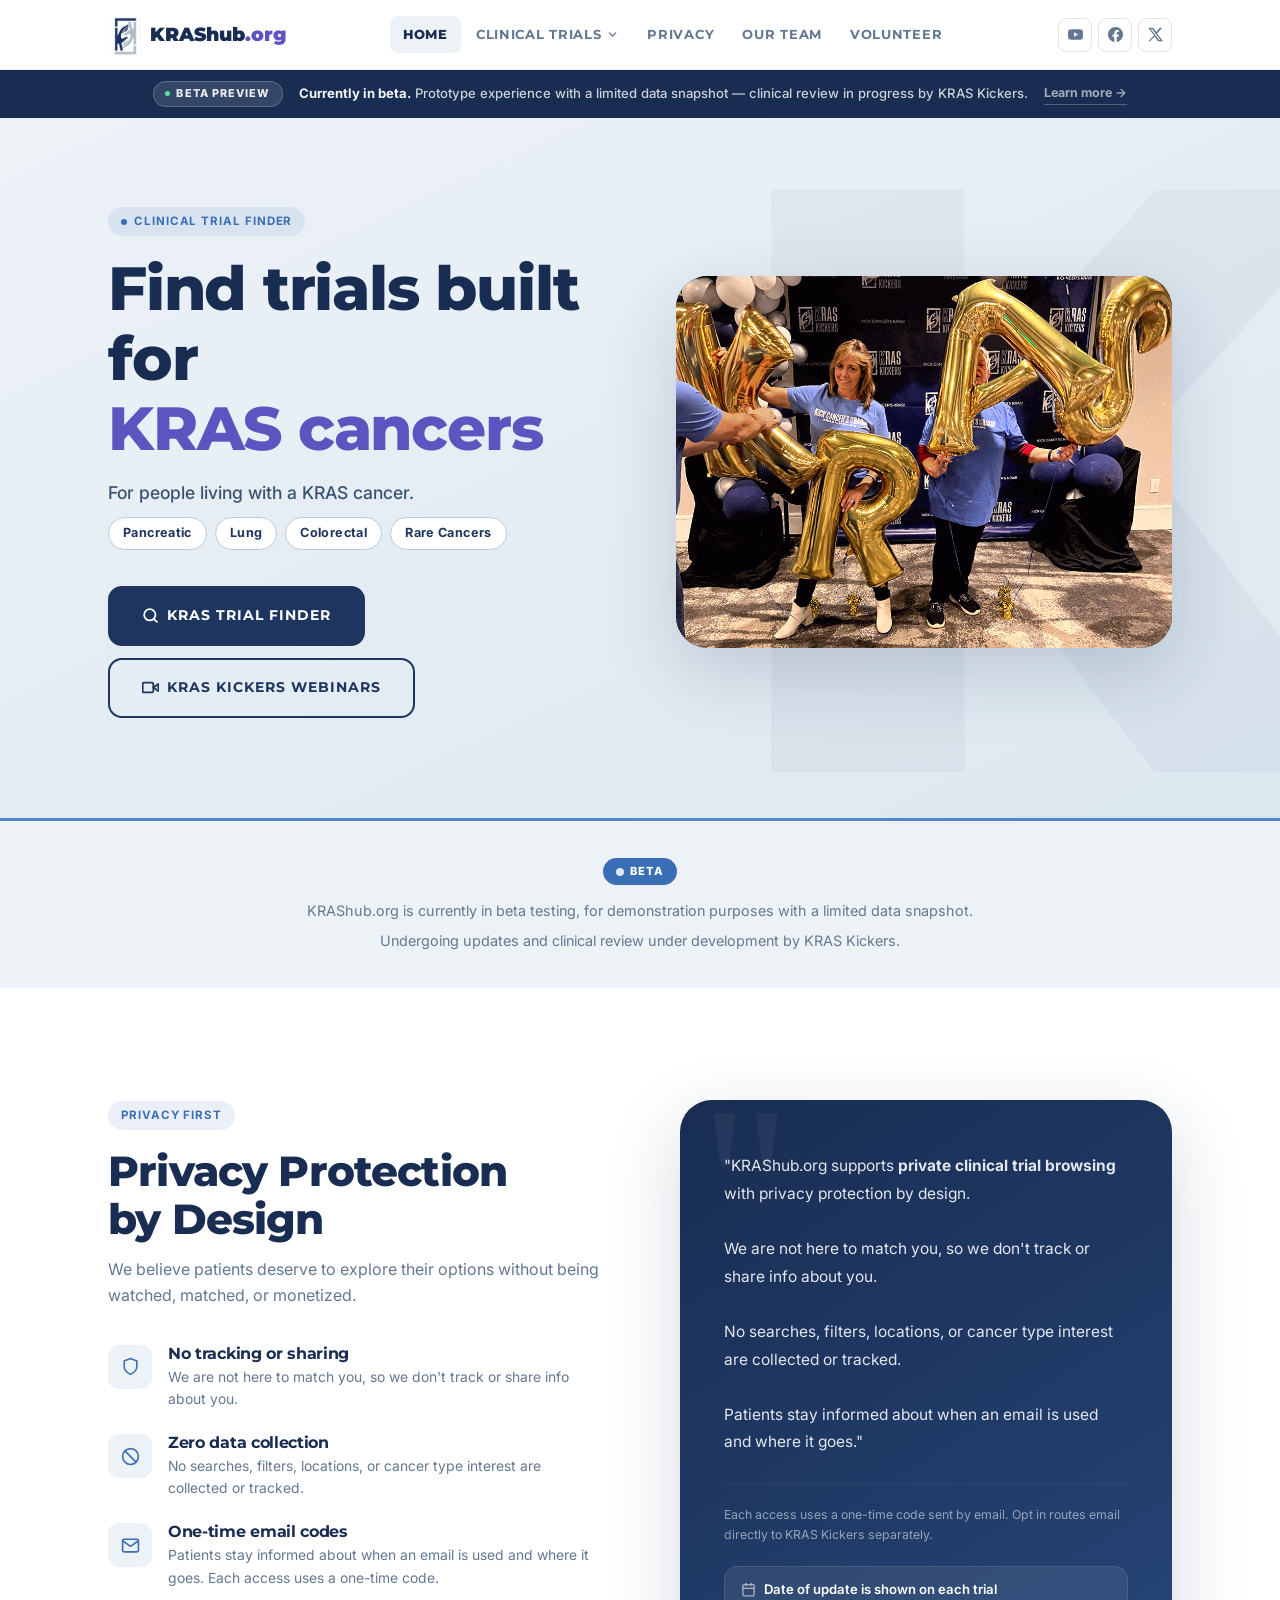
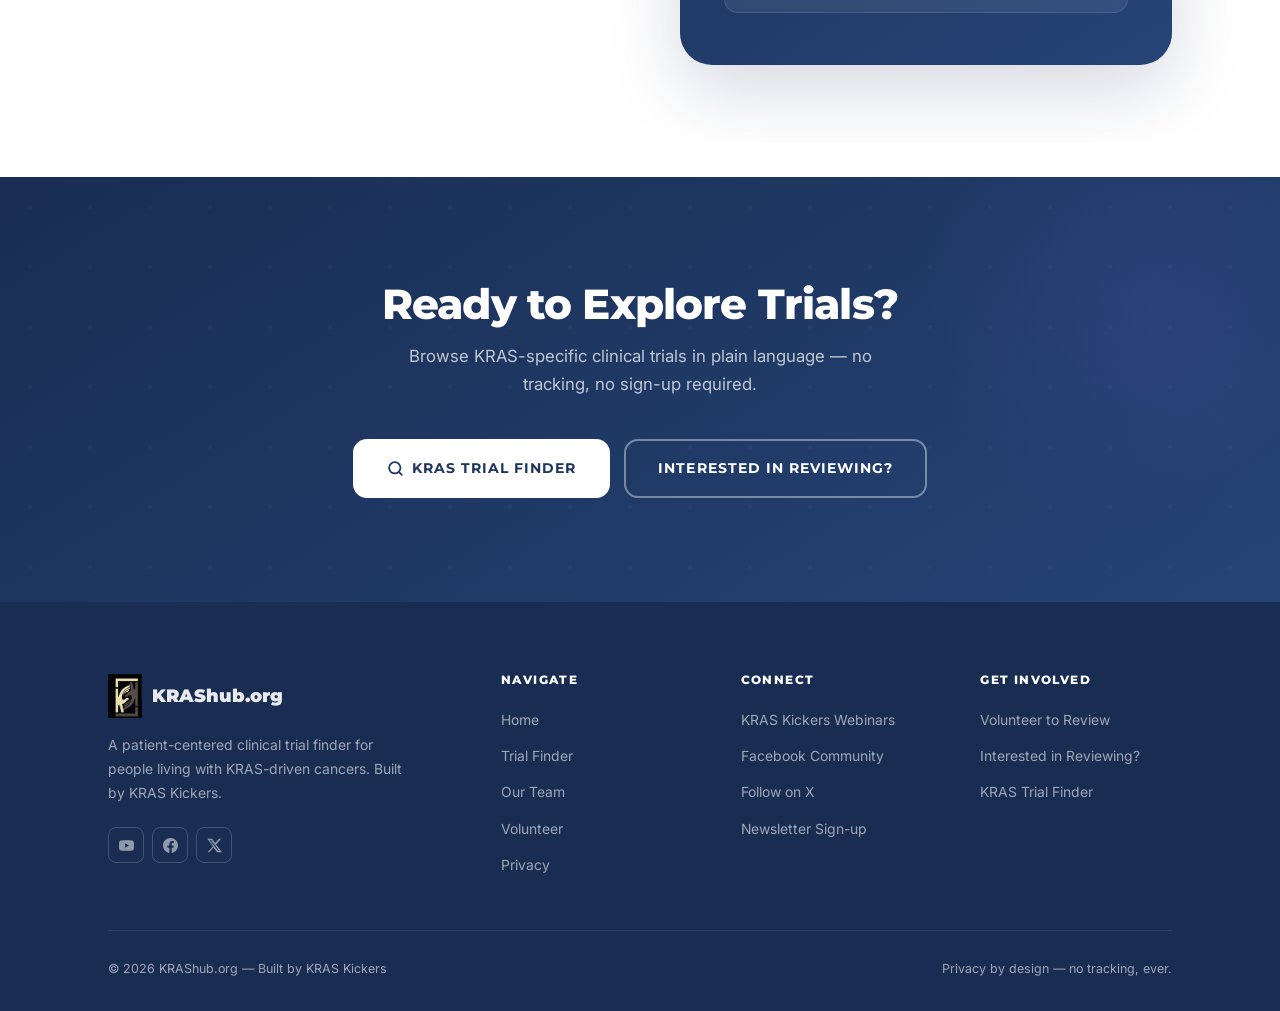
<file: index.html>
<!DOCTYPE html>
<html lang="en">
<head>
  <meta charset="UTF-8" />
  <meta name="viewport" content="width=device-width, initial-scale=1.0" />
  <title>KRAShub.org — Clinical Trial Finder for KRAS Cancers</title>
  <meta name="description" content="Find clinical trials for KRAS-driven cancers — pancreatic, lung, colorectal, and rare — in plain language. Privacy protection by design." />
  <link rel="icon" type="image/png" href="assets/favicon.png" />
  <link rel="preconnect" href="https://fonts.googleapis.com" />
  <link rel="preconnect" href="https://fonts.gstatic.com" crossorigin />
  <link href="https://fonts.googleapis.com/css2?family=Inter:wght@400;500;600&family=Montserrat:wght@700;800;900&display=swap" rel="stylesheet" />
  <link rel="stylesheet" href="css/styles.css" />
</head>
<body>

  <!-- ════════════ NAV ════════════ -->
  <nav class="nav" id="nav">
    <div class="nav__inner">

      <a href="index.html" class="nav__logo" aria-label="KRAShub home">
        <img src="assets/logo-mark.png" alt="KRAShub mark" class="nav__logo-img" />
        <span class="nav__logo-text">KRAShub<span>.org</span></span>
      </a>

      <ul class="nav__menu" id="nav-menu" role="list">
        <li class="nav__item"><a href="index.html" class="active">Home</a></li>

        <li class="nav__item" id="dd-trials">
          <button aria-haspopup="true" aria-expanded="false" aria-controls="dd-trials-menu">
            Clinical Trials
            <svg class="nav__chevron" viewBox="0 0 24 24" fill="none" stroke="currentColor" stroke-width="2.5" stroke-linecap="round" stroke-linejoin="round"><polyline points="6 9 12 15 18 9"/></svg>
          </button>
          <div class="nav__dropdown" id="dd-trials-menu" role="menu">
            <a href="https://kraskickers.shinyapps.io/KRAS_Trial_App/" target="_blank" rel="noopener" role="menuitem">
              <span class="dd-icon"><svg viewBox="0 0 24 24" fill="none" stroke="currentColor" stroke-width="2" stroke-linecap="round" stroke-linejoin="round"><circle cx="11" cy="11" r="8"/><line x1="21" y1="21" x2="16.65" y2="16.65"/></svg></span>
              <span class="dd-label"><strong>KRAS Trial Finder</strong><span>Browse open trials</span></span>
            </a>
            <hr />
            <a href="https://www.youtube.com/channel/UCUIekD9xgqp1kwDxvmqTebQ" target="_blank" rel="noopener" role="menuitem">
              <span class="dd-icon"><svg viewBox="0 0 24 24" fill="none" stroke="currentColor" stroke-width="2" stroke-linecap="round" stroke-linejoin="round"><rect x="3" y="4" width="18" height="18" rx="2"/><line x1="16" y1="2" x2="16" y2="6"/><line x1="8" y1="2" x2="8" y2="6"/><line x1="3" y1="10" x2="21" y2="10"/></svg></span>
              <span class="dd-label"><strong>KRAS Kickers Webinars</strong><span>Watch on YouTube</span></span>
            </a>
          </div>
        </li>

        <li class="nav__item"><a href="#privacy">Privacy</a></li>
        <li class="nav__item"><a href="team.html">Our Team</a></li>
        <li class="nav__item"><a href="volunteer.html">Volunteer</a></li>
      </ul>

      <div class="nav__right">
        <a href="https://www.youtube.com/channel/UCUIekD9xgqp1kwDxvmqTebQ" target="_blank" rel="noopener" aria-label="YouTube" class="nav__social">
          <svg viewBox="0 0 24 24" fill="currentColor"><path d="M23.5 6.2a3 3 0 0 0-2.1-2.1C19.5 3.6 12 3.6 12 3.6s-7.5 0-9.4.5A3 3 0 0 0 .5 6.2C0 8.1 0 12 0 12s0 3.9.5 5.8a3 3 0 0 0 2.1 2.1c1.9.5 9.4.5 9.4.5s7.5 0 9.4-.5a3 3 0 0 0 2.1-2.1C24 15.9 24 12 24 12s0-3.9-.5-5.8zM9.8 15.5V8.5l6.2 3.5-6.2 3.5z"/></svg>
        </a>
        <a href="https://www.facebook.com/groups/kraskickers" target="_blank" rel="noopener" aria-label="Facebook" class="nav__social">
          <svg viewBox="0 0 24 24" fill="currentColor"><path d="M24 12.07C24 5.41 18.63 0 12 0S0 5.41 0 12.07C0 18.1 4.39 23.1 10.13 24v-8.44H7.08v-3.49h3.04V9.41c0-3.02 1.8-4.7 4.54-4.7 1.31 0 2.68.24 2.68.24v2.97h-1.51c-1.49 0-1.95.93-1.95 1.88v2.27h3.32l-.53 3.49h-2.79V24C19.61 23.1 24 18.1 24 12.07z"/></svg>
        </a>
        <a href="https://x.com/kraskickers" target="_blank" rel="noopener" aria-label="X / Twitter" class="nav__social">
          <svg viewBox="0 0 24 24" fill="currentColor"><path d="M18.9 1.15h3.68l-8.04 9.19 9.46 12.51H16.1l-5.8-7.59-6.64 7.59H.96l8.6-9.83L.53 1.15H8.1l5.24 6.93zm-1.29 19.52h2.04L6.48 3.24H4.3z"/></svg>
        </a>
        <button class="nav__burger" id="nav-burger" aria-label="Toggle menu" aria-expanded="false">
          <span></span><span></span><span></span>
        </button>
      </div>

    </div>
  </nav>

  <!-- ════════════ ANNOUNCEMENT BAR ════════════ -->
  <div class="announce" role="banner" aria-label="Site status">
    <div class="container">
      <div class="announce__inner">
        <span class="announce__badge">
          <span class="announce__badge-dot"></span>
          Beta Preview
        </span>
        <p class="announce__text">
          <strong>Currently in beta.</strong> Prototype experience with a limited data snapshot — clinical review in progress by KRAS Kickers.
        </p>
        <a href="#privacy" class="announce__link">Learn more &rarr;</a>
      </div>
    </div>
  </div>

  <main>

    <!-- ════════════ HERO ════════════ -->
    <section class="hero" id="trial-finder">
      <div class="container">
        <div class="hero__grid">

          <div class="hero__content">
            <div class="label">
              <span class="label-dot label-dot--pulse"></span>
              Clinical Trial Finder
            </div>
            <h1>Find trials built for<br><em>KRAS cancers</em></h1>
            <p class="hero__sub">For people living with a KRAS cancer.</p>
            <div class="hero__pills">
              <span class="hero__pill">Pancreatic</span>
              <span class="hero__pill">Lung</span>
              <span class="hero__pill">Colorectal</span>
              <span class="hero__pill">Rare Cancers</span>
            </div>
            <div class="hero__ctas">
              <a href="https://kraskickers.shinyapps.io/KRAS_Trial_App/" target="_blank" rel="noopener" class="btn btn-primary btn-lg">
                <svg width="17" height="17" viewBox="0 0 24 24" fill="none" stroke="currentColor" stroke-width="2.5" stroke-linecap="round" stroke-linejoin="round"><circle cx="11" cy="11" r="8"/><line x1="21" y1="21" x2="16.65" y2="16.65"/></svg>
                KRAS Trial Finder
              </a>
              <a href="https://www.youtube.com/channel/UCUIekD9xgqp1kwDxvmqTebQ" target="_blank" rel="noopener" class="btn btn-outline btn-lg">
                <svg width="17" height="17" viewBox="0 0 24 24" fill="none" stroke="currentColor" stroke-width="2.5" stroke-linecap="round" stroke-linejoin="round"><polygon points="23 7 16 12 23 17 23 7"/><rect x="1" y="5" width="15" height="14" rx="2" ry="2"/></svg>
                KRAS Kickers Webinars
              </a>
            </div>
          </div>

          <div class="hero__visual">
            <div class="hero__img-wrap">
              <img src="assets/hero-photo.gif" alt="KRAS Kickers community members celebrating at an event with gold letter balloons" />
            </div>
          </div>

        </div>
      </div>
    </section>

    <!-- ════════════ BETA STRIP ════════════ -->
    <section class="beta-strip" aria-label="Beta information">
      <div class="container">
        <div class="beta-strip__badge">
          <svg width="8" height="8" viewBox="0 0 10 10"><circle cx="5" cy="5" r="5" fill="white" opacity=".85"/></svg>
          Beta
        </div>
        <p>KRAShub.org is currently in beta testing, for demonstration purposes with a limited data snapshot.</p>
        <p>Undergoing updates and clinical review under development by KRAS Kickers.</p>
      </div>
    </section>

    <!-- ════════════ PRIVACY ════════════ -->
    <section class="privacy" id="privacy">
      <div class="container">
        <div class="privacy__grid">

          <div>
            <span class="label">Privacy First</span>
            <h2>Privacy Protection<br>by Design</h2>
            <p class="privacy__lead">We believe patients deserve to explore their options without being watched, matched, or monetized.</p>

            <div class="privacy__feats">
              <div class="privacy__feat">
                <div class="privacy__feat-ico">
                  <svg viewBox="0 0 24 24" fill="none" stroke="currentColor" stroke-width="2" stroke-linecap="round" stroke-linejoin="round"><path d="M12 22s8-4 8-10V5l-8-3-8 3v7c0 6 8 10 8 10z"/></svg>
                </div>
                <div>
                  <h4>No tracking or sharing</h4>
                  <p>We are not here to match you, so we don't track or share info about you.</p>
                </div>
              </div>
              <div class="privacy__feat">
                <div class="privacy__feat-ico">
                  <svg viewBox="0 0 24 24" fill="none" stroke="currentColor" stroke-width="2" stroke-linecap="round" stroke-linejoin="round"><circle cx="12" cy="12" r="10"/><line x1="4.93" y1="4.93" x2="19.07" y2="19.07"/></svg>
                </div>
                <div>
                  <h4>Zero data collection</h4>
                  <p>No searches, filters, locations, or cancer type interest are collected or tracked.</p>
                </div>
              </div>
              <div class="privacy__feat">
                <div class="privacy__feat-ico">
                  <svg viewBox="0 0 24 24" fill="none" stroke="currentColor" stroke-width="2" stroke-linecap="round" stroke-linejoin="round"><path d="M4 4h16c1.1 0 2 .9 2 2v12c0 1.1-.9 2-2 2H4c-1.1 0-2-.9-2-2V6c0-1.1.9-2 2-2z"/><polyline points="22,6 12,13 2,6"/></svg>
                </div>
                <div>
                  <h4>One-time email codes</h4>
                  <p>Patients stay informed about when an email is used and where it goes. Each access uses a one-time code.</p>
                </div>
              </div>
            </div>
          </div>

          <div class="privacy__card">
            <p class="privacy__quote">
              "KRAShub.org supports <strong>private clinical trial browsing</strong> with privacy protection by design.<br><br>
              We are not here to match you, so we don't track or share info about you.<br><br>
              No searches, filters, locations, or cancer type interest are collected or tracked.<br><br>
              Patients stay informed about when an email is used and where it goes."
            </p>
            <p class="privacy__note">Each access uses a one-time code sent by email. Opt in routes email directly to KRAS Kickers separately.</p>
            <div class="privacy__meta">
              <svg viewBox="0 0 24 24" fill="none" stroke="currentColor" stroke-width="2" stroke-linecap="round" stroke-linejoin="round"><rect x="3" y="4" width="18" height="18" rx="2"/><line x1="16" y1="2" x2="16" y2="6"/><line x1="8" y1="2" x2="8" y2="6"/><line x1="3" y1="10" x2="21" y2="10"/></svg>
              Date of update is shown on each trial
            </div>
          </div>

        </div>
      </div>
    </section>

    <!-- ════════════ CTA ════════════ -->
    <section class="cta-band">
      <div class="container">
        <div class="cta-band__inner">
          <h2>Ready to Explore Trials?</h2>
          <p>Browse KRAS-specific clinical trials in plain language — no tracking, no sign-up required.</p>
          <div class="cta-band__btns">
            <a href="https://kraskickers.shinyapps.io/KRAS_Trial_App/" target="_blank" rel="noopener" class="btn btn-white btn-lg">
              <svg width="17" height="17" viewBox="0 0 24 24" fill="none" stroke="currentColor" stroke-width="2.5" stroke-linecap="round" stroke-linejoin="round"><circle cx="11" cy="11" r="8"/><line x1="21" y1="21" x2="16.65" y2="16.65"/></svg>
              KRAS Trial Finder
            </a>
            <a href="https://mailchi.mp/kraskickers.org/kras-hub" target="_blank" rel="noopener" class="btn btn-outline-white btn-lg">Interested in Reviewing?</a>
          </div>
        </div>
      </div>
    </section>

  </main>

  <!-- ════════════ FOOTER ════════════ -->
  <footer class="footer">
    <div class="container">
      <div class="footer__grid">

        <div class="footer__brand">
          <div class="footer__brand-logo">
            <img src="assets/logo-mark.png" alt="KRAShub" />
            <span style="font-family:var(--font-hd);font-weight:900;font-size:1.15rem;color:rgba(255,255,255,.9)">KRAShub.org</span>
          </div>
          <p>A patient-centered clinical trial finder for people living with KRAS-driven cancers. Built by KRAS Kickers.</p>
          <div class="footer__socials">
            <a href="https://www.youtube.com/channel/UCUIekD9xgqp1kwDxvmqTebQ" target="_blank" rel="noopener" aria-label="YouTube"><svg viewBox="0 0 24 24" fill="currentColor"><path d="M23.5 6.2a3 3 0 0 0-2.1-2.1C19.5 3.6 12 3.6 12 3.6s-7.5 0-9.4.5A3 3 0 0 0 .5 6.2C0 8.1 0 12 0 12s0 3.9.5 5.8a3 3 0 0 0 2.1 2.1c1.9.5 9.4.5 9.4.5s7.5 0 9.4-.5a3 3 0 0 0 2.1-2.1C24 15.9 24 12 24 12s0-3.9-.5-5.8zM9.8 15.5V8.5l6.2 3.5-6.2 3.5z"/></svg></a>
            <a href="https://www.facebook.com/groups/kraskickers" target="_blank" rel="noopener" aria-label="Facebook"><svg viewBox="0 0 24 24" fill="currentColor"><path d="M24 12.07C24 5.41 18.63 0 12 0S0 5.41 0 12.07C0 18.1 4.39 23.1 10.13 24v-8.44H7.08v-3.49h3.04V9.41c0-3.02 1.8-4.7 4.54-4.7 1.31 0 2.68.24 2.68.24v2.97h-1.51c-1.49 0-1.95.93-1.95 1.88v2.27h3.32l-.53 3.49h-2.79V24C19.61 23.1 24 18.1 24 12.07z"/></svg></a>
            <a href="https://x.com/kraskickers" target="_blank" rel="noopener" aria-label="X / Twitter"><svg viewBox="0 0 24 24" fill="currentColor"><path d="M18.9 1.15h3.68l-8.04 9.19 9.46 12.51H16.1l-5.8-7.59-6.64 7.59H.96l8.6-9.83L.53 1.15H8.1l5.24 6.93zm-1.29 19.52h2.04L6.48 3.24H4.3z"/></svg></a>
          </div>
        </div>

        <div class="footer__col">
          <h5>Navigate</h5>
          <ul>
            <li><a href="index.html">Home</a></li>
            <li><a href="https://kraskickers.shinyapps.io/KRAS_Trial_App/" target="_blank" rel="noopener">Trial Finder</a></li>
            <li><a href="team.html">Our Team</a></li>
            <li><a href="volunteer.html">Volunteer</a></li>
            <li><a href="#privacy">Privacy</a></li>
          </ul>
        </div>

        <div class="footer__col">
          <h5>Connect</h5>
          <ul>
            <li><a href="https://www.youtube.com/channel/UCUIekD9xgqp1kwDxvmqTebQ" target="_blank" rel="noopener">KRAS Kickers Webinars</a></li>
            <li><a href="https://www.facebook.com/groups/kraskickers" target="_blank" rel="noopener">Facebook Community</a></li>
            <li><a href="https://x.com/kraskickers" target="_blank" rel="noopener">Follow on X</a></li>
            <li><a href="https://mailchi.mp/kraskickers.org/kras-hub" target="_blank" rel="noopener">Newsletter Sign-up</a></li>
          </ul>
        </div>

        <div class="footer__col">
          <h5>Get Involved</h5>
          <ul>
            <li><a href="volunteer.html">Volunteer to Review</a></li>
            <li><a href="https://mailchi.mp/kraskickers.org/kras-hub" target="_blank" rel="noopener">Interested in Reviewing?</a></li>
            <li><a href="https://kraskickers.shinyapps.io/KRAS_Trial_App/" target="_blank" rel="noopener">KRAS Trial Finder</a></li>
          </ul>
        </div>

      </div>
      <div class="footer__bottom">
        <span>&copy; 2026 KRAShub.org &mdash; Built by KRAS Kickers</span>
        <span>Privacy by design &mdash; no tracking, ever.</span>
      </div>
    </div>
  </footer>

  <script src="js/main.js"></script>
</body>
</html>
</file>
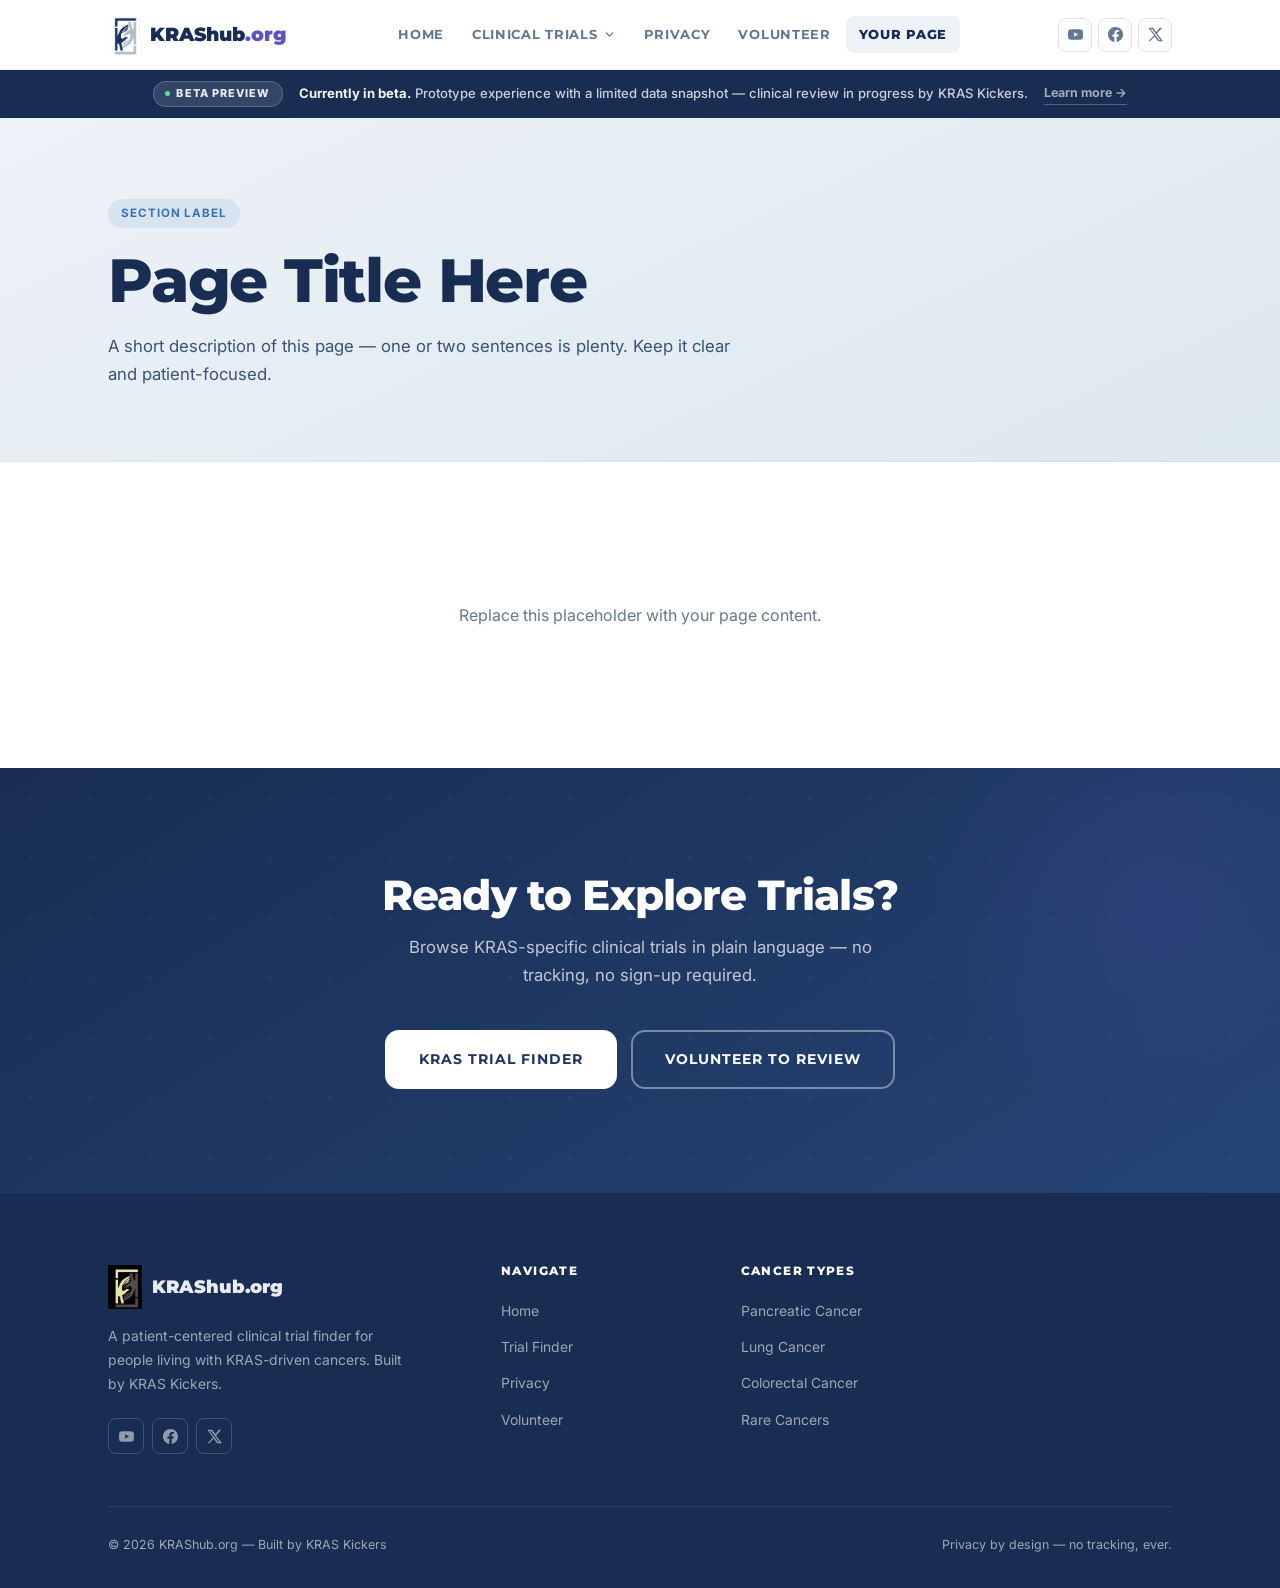
<file: _template.html>
<!DOCTYPE html>
<html lang="en">
<!--
  ╔══════════════════════════════════════════════════════╗
  ║  KRAShub.org — New Page Template                    ║
  ║                                                      ║
  ║  HOW TO ADD A NEW PAGE:                              ║
  ║  1. Copy this file, rename it (e.g. about.html)      ║
  ║  2. Update <title> and <meta description>            ║
  ║  3. Add your page to the nav (see comment below)     ║
  ║  4. Add a link in the footer nav col                 ║
  ║  5. Fill in .page-hero and .content sections         ║
  ╚══════════════════════════════════════════════════════╝
-->
<head>
  <meta charset="UTF-8" />
  <meta name="viewport" content="width=device-width, initial-scale=1.0" />
  <title>Page Title — KRAShub.org</title>
  <meta name="description" content="Page description here." />
  <link rel="icon" type="image/png" href="assets/favicon.png" />
  <link rel="preconnect" href="https://fonts.googleapis.com" />
  <link rel="preconnect" href="https://fonts.gstatic.com" crossorigin />
  <link href="https://fonts.googleapis.com/css2?family=Inter:wght@400;500;600&family=Montserrat:wght@700;800;900&display=swap" rel="stylesheet" />
  <link rel="stylesheet" href="css/styles.css" />
</head>
<body>

  <!-- ════════════ NAV ════════════
       To add this page to the nav:
       Copy one of the <li class="nav__item"> lines below and update the href/text.
       Do the same in volunteer.html and index.html.
  ═══════════════════════════════ -->
  <nav class="nav" id="nav">
    <div class="nav__inner">

      <a href="index.html" class="nav__logo" aria-label="KRAShub home">
        <img src="assets/logo-mark.png" alt="KRAShub mark" class="nav__logo-img" />
        <span class="nav__logo-text">KRAShub<span>.org</span></span>
      </a>

      <ul class="nav__menu" id="nav-menu" role="list">
        <li class="nav__item"><a href="index.html">Home</a></li>

        <li class="nav__item" id="dd-trials">
          <button aria-haspopup="true" aria-expanded="false" aria-controls="dd-trials-menu">
            Clinical Trials
            <svg class="nav__chevron" viewBox="0 0 24 24" fill="none" stroke="currentColor" stroke-width="2.5" stroke-linecap="round" stroke-linejoin="round"><polyline points="6 9 12 15 18 9"/></svg>
          </button>
          <div class="nav__dropdown" id="dd-trials-menu" role="menu">
            <a href="index.html#trial-finder" role="menuitem">
              <span class="dd-icon"><svg viewBox="0 0 24 24" fill="none" stroke="currentColor" stroke-width="2" stroke-linecap="round" stroke-linejoin="round"><circle cx="11" cy="11" r="8"/><line x1="21" y1="21" x2="16.65" y2="16.65"/></svg></span>
              <span class="dd-label"><strong>KRAS Trial Finder</strong><span>Browse open trials</span></span>
            </a>
            <hr />
            <a href="#" role="menuitem">
              <span class="dd-icon"><svg viewBox="0 0 24 24" fill="none" stroke="currentColor" stroke-width="2" stroke-linecap="round" stroke-linejoin="round"><rect x="3" y="4" width="18" height="18" rx="2"/><line x1="16" y1="2" x2="16" y2="6"/><line x1="8" y1="2" x2="8" y2="6"/><line x1="3" y1="10" x2="21" y2="10"/></svg></span>
              <span class="dd-label"><strong>Upcoming Webinars</strong><span>KRAS Kickers events</span></span>
            </a>
          </div>
        </li>

        <li class="nav__item"><a href="index.html#privacy">Privacy</a></li>
        <li class="nav__item"><a href="volunteer.html">Volunteer</a></li>
        <!-- ▼ ADD NEW PAGE LINK HERE ▼ -->
        <li class="nav__item"><a href="your-page.html" class="active">Your Page</a></li>
      </ul>

      <div class="nav__right">
        <a href="https://www.youtube.com/channel/UCUIekD9xgqp1kwDxvmqTebQ" target="_blank" rel="noopener" aria-label="YouTube" class="nav__social">
          <svg viewBox="0 0 24 24" fill="currentColor"><path d="M23.5 6.2a3 3 0 0 0-2.1-2.1C19.5 3.6 12 3.6 12 3.6s-7.5 0-9.4.5A3 3 0 0 0 .5 6.2C0 8.1 0 12 0 12s0 3.9.5 5.8a3 3 0 0 0 2.1 2.1c1.9.5 9.4.5 9.4.5s7.5 0 9.4-.5a3 3 0 0 0 2.1-2.1C24 15.9 24 12 24 12s0-3.9-.5-5.8zM9.8 15.5V8.5l6.2 3.5-6.2 3.5z"/></svg>
        </a>
        <a href="https://www.facebook.com/groups/kraskickers" target="_blank" rel="noopener" aria-label="Facebook" class="nav__social">
          <svg viewBox="0 0 24 24" fill="currentColor"><path d="M24 12.07C24 5.41 18.63 0 12 0S0 5.41 0 12.07C0 18.1 4.39 23.1 10.13 24v-8.44H7.08v-3.49h3.04V9.41c0-3.02 1.8-4.7 4.54-4.7 1.31 0 2.68.24 2.68.24v2.97h-1.51c-1.49 0-1.95.93-1.95 1.88v2.27h3.32l-.53 3.49h-2.79V24C19.61 23.1 24 18.1 24 12.07z"/></svg>
        </a>
        <a href="https://x.com/kraskickers" target="_blank" rel="noopener" aria-label="X / Twitter" class="nav__social">
          <svg viewBox="0 0 24 24" fill="currentColor"><path d="M18.9 1.15h3.68l-8.04 9.19 9.46 12.51H16.1l-5.8-7.59-6.64 7.59H.96l8.6-9.83L.53 1.15H8.1l5.24 6.93zm-1.29 19.52h2.04L6.48 3.24H4.3z"/></svg>
        </a>
        <button class="nav__burger" id="nav-burger" aria-label="Toggle menu" aria-expanded="false">
          <span></span><span></span><span></span>
        </button>
      </div>

    </div>
  </nav>

  <!-- ════════════ ANNOUNCEMENT BAR ════════════ -->
  <div class="announce" role="banner" aria-label="Site status">
    <div class="container">
      <div class="announce__inner">
        <span class="announce__badge">
          <span class="announce__badge-dot"></span>
          Beta Preview
        </span>
        <p class="announce__text">
          <strong>Currently in beta.</strong> Prototype experience with a limited data snapshot — clinical review in progress by KRAS Kickers.
        </p>
        <a href="index.html#privacy" class="announce__link">Learn more &rarr;</a>
      </div>
    </div>
  </div>

  <main>

    <!-- ════════════ PAGE HERO ════════════ -->
    <section class="page-hero">
      <div class="container">
        <span class="label">Section Label</span>
        <h1>Page Title Here</h1>
        <p>A short description of this page — one or two sentences is plenty. Keep it clear and patient-focused.</p>
      </div>
    </section>

    <!-- ════════════ MAIN CONTENT ════════════ -->
    <section class="content">
      <div class="container">

        <!--
          LAYOUT OPTIONS — uncomment the one you need:

          Option A: Narrow centered text content
          <div class="content--narrow">
            <p>Your content here…</p>
          </div>

          Option B: 2-column card grid
          <div class="card-grid card-grid-2">
            <div class="card">…</div>
            <div class="card">…</div>
          </div>

          Option C: 3-column card grid
          <div class="card-grid card-grid-3">
            <div class="card">
              <div class="card__ico"><svg>…</svg></div>
              <h3>Card Title</h3>
              <p>Card description.</p>
              <a href="#" class="card-link">Learn more →</a>
            </div>
          </div>
        -->

        <!-- ▼ YOUR CONTENT GOES HERE ▼ -->
        <p style="color:var(--text-muted);text-align:center;padding:60px 0">
          Replace this placeholder with your page content.
        </p>

      </div>
    </section>

    <!-- ════════════ CTA (optional — remove if not needed) ════════════ -->
    <section class="cta-band">
      <div class="container">
        <div class="cta-band__inner">
          <h2>Ready to Explore Trials?</h2>
          <p>Browse KRAS-specific clinical trials in plain language — no tracking, no sign-up required.</p>
          <div class="cta-band__btns">
            <a href="index.html#trial-finder" class="btn btn-white btn-lg">KRAS Trial Finder</a>
            <a href="volunteer.html" class="btn btn-outline-white btn-lg">Volunteer to Review</a>
          </div>
        </div>
      </div>
    </section>

  </main>

  <!-- ════════════ FOOTER ════════════ -->
  <footer class="footer">
    <div class="container">
      <div class="footer__grid">

        <div class="footer__brand">
          <div class="footer__brand-logo">
            <img src="assets/logo-mark.png" alt="KRAShub" />
            <span style="font-family:var(--font-hd);font-weight:900;font-size:1.15rem;color:rgba(255,255,255,.9)">KRAShub.org</span>
          </div>
          <p>A patient-centered clinical trial finder for people living with KRAS-driven cancers. Built by KRAS Kickers.</p>
          <div class="footer__socials">
            <a href="https://www.youtube.com/channel/UCUIekD9xgqp1kwDxvmqTebQ" target="_blank" rel="noopener" aria-label="YouTube"><svg viewBox="0 0 24 24" fill="currentColor"><path d="M23.5 6.2a3 3 0 0 0-2.1-2.1C19.5 3.6 12 3.6 12 3.6s-7.5 0-9.4.5A3 3 0 0 0 .5 6.2C0 8.1 0 12 0 12s0 3.9.5 5.8a3 3 0 0 0 2.1 2.1c1.9.5 9.4.5 9.4.5s7.5 0 9.4-.5a3 3 0 0 0 2.1-2.1C24 15.9 24 12 24 12s0-3.9-.5-5.8zM9.8 15.5V8.5l6.2 3.5-6.2 3.5z"/></svg></a>
            <a href="https://www.facebook.com/groups/kraskickers" target="_blank" rel="noopener" aria-label="Facebook"><svg viewBox="0 0 24 24" fill="currentColor"><path d="M24 12.07C24 5.41 18.63 0 12 0S0 5.41 0 12.07C0 18.1 4.39 23.1 10.13 24v-8.44H7.08v-3.49h3.04V9.41c0-3.02 1.8-4.7 4.54-4.7 1.31 0 2.68.24 2.68.24v2.97h-1.51c-1.49 0-1.95.93-1.95 1.88v2.27h3.32l-.53 3.49h-2.79V24C19.61 23.1 24 18.1 24 12.07z"/></svg></a>
            <a href="https://x.com/kraskickers" target="_blank" rel="noopener" aria-label="X / Twitter"><svg viewBox="0 0 24 24" fill="currentColor"><path d="M18.9 1.15h3.68l-8.04 9.19 9.46 12.51H16.1l-5.8-7.59-6.64 7.59H.96l8.6-9.83L.53 1.15H8.1l5.24 6.93zm-1.29 19.52h2.04L6.48 3.24H4.3z"/></svg></a>
          </div>
        </div>

        <div class="footer__col">
          <h5>Navigate</h5>
          <ul>
            <li><a href="index.html">Home</a></li>
            <li><a href="index.html#trial-finder">Trial Finder</a></li>
            <li><a href="index.html#privacy">Privacy</a></li>
            <li><a href="volunteer.html">Volunteer</a></li>
            <!-- ▼ ADD NEW PAGE FOOTER LINK HERE ▼ -->
          </ul>
        </div>

        <div class="footer__col">
          <h5>Cancer Types</h5>
          <ul>
            <li><a href="#">Pancreatic Cancer</a></li>
            <li><a href="#">Lung Cancer</a></li>
            <li><a href="#">Colorectal Cancer</a></li>
            <li><a href="#">Rare Cancers</a></li>
          </ul>
        </div>

      </div>
      <div class="footer__bottom">
        <span>&copy; 2026 KRAShub.org &mdash; Built by KRAS Kickers</span>
        <span>Privacy by design &mdash; no tracking, ever.</span>
      </div>
    </div>
  </footer>

  <script src="js/main.js"></script>
</body>
</html>
</file>
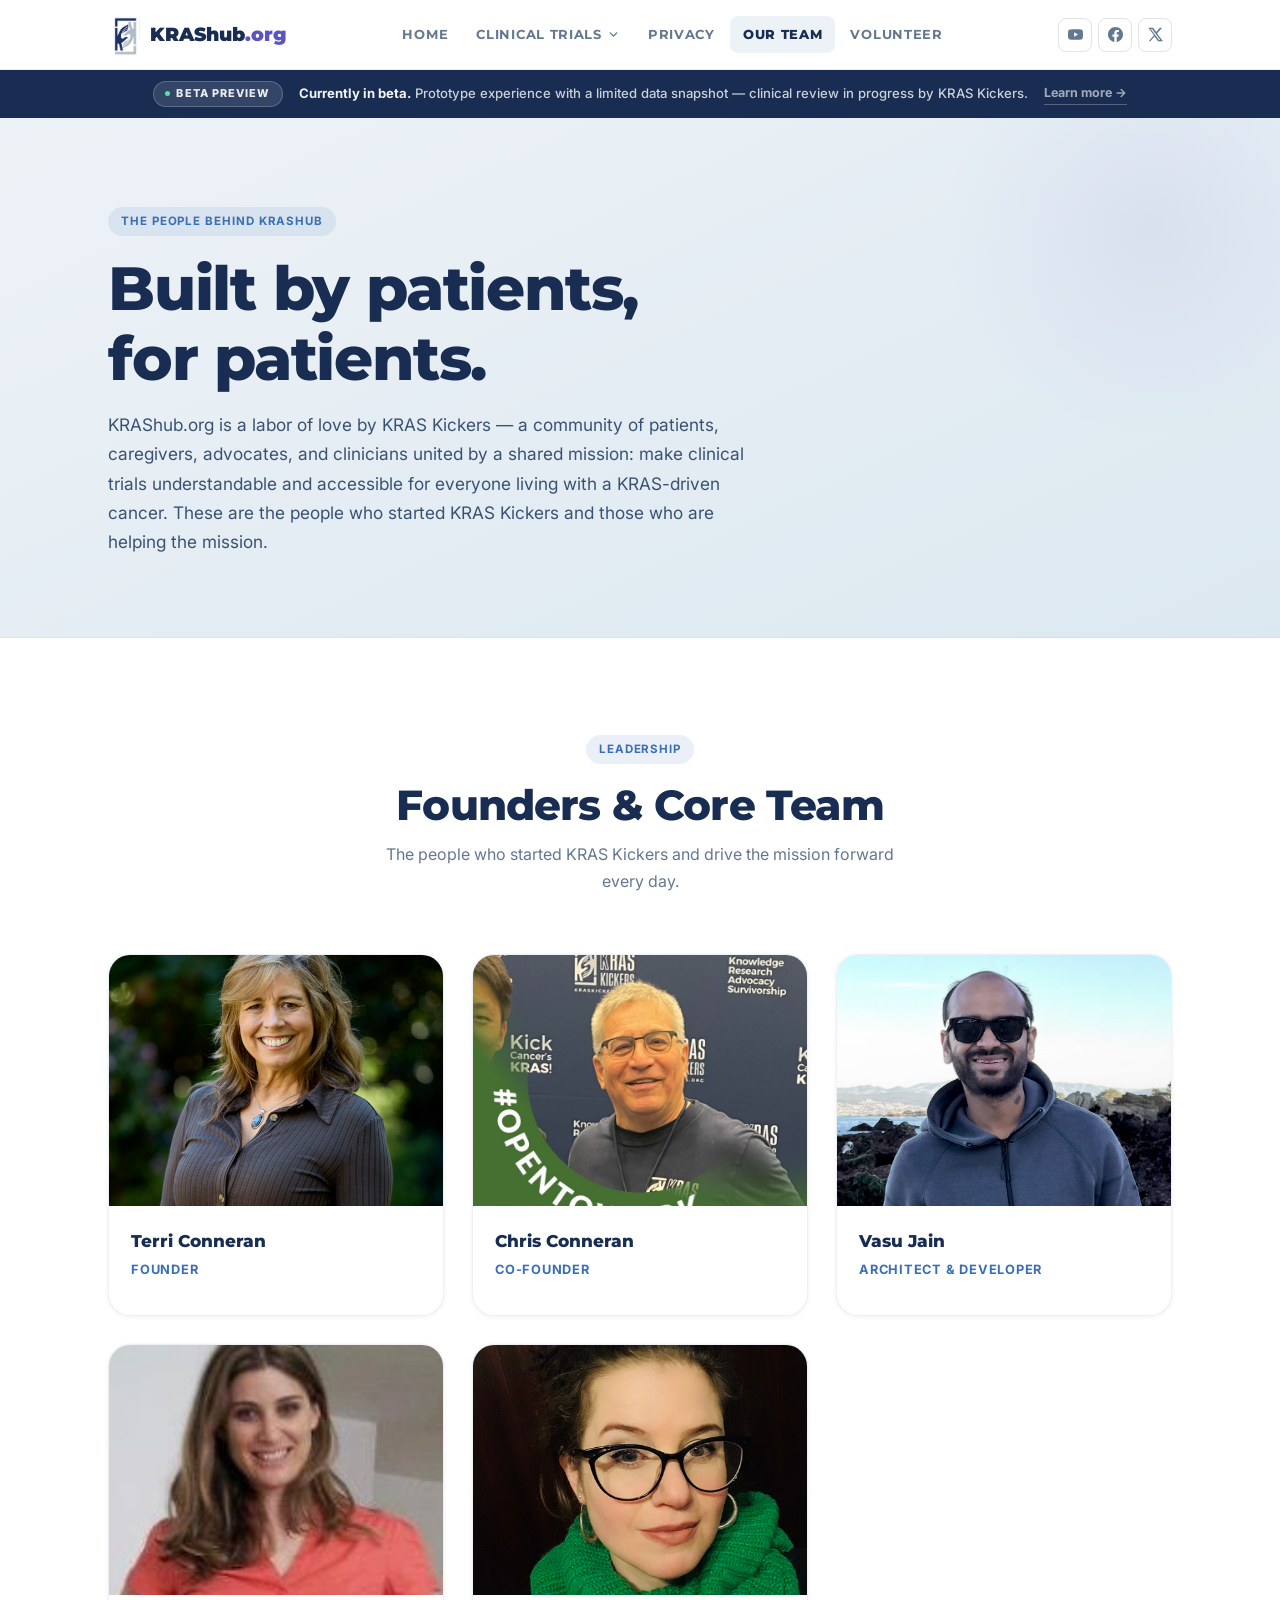
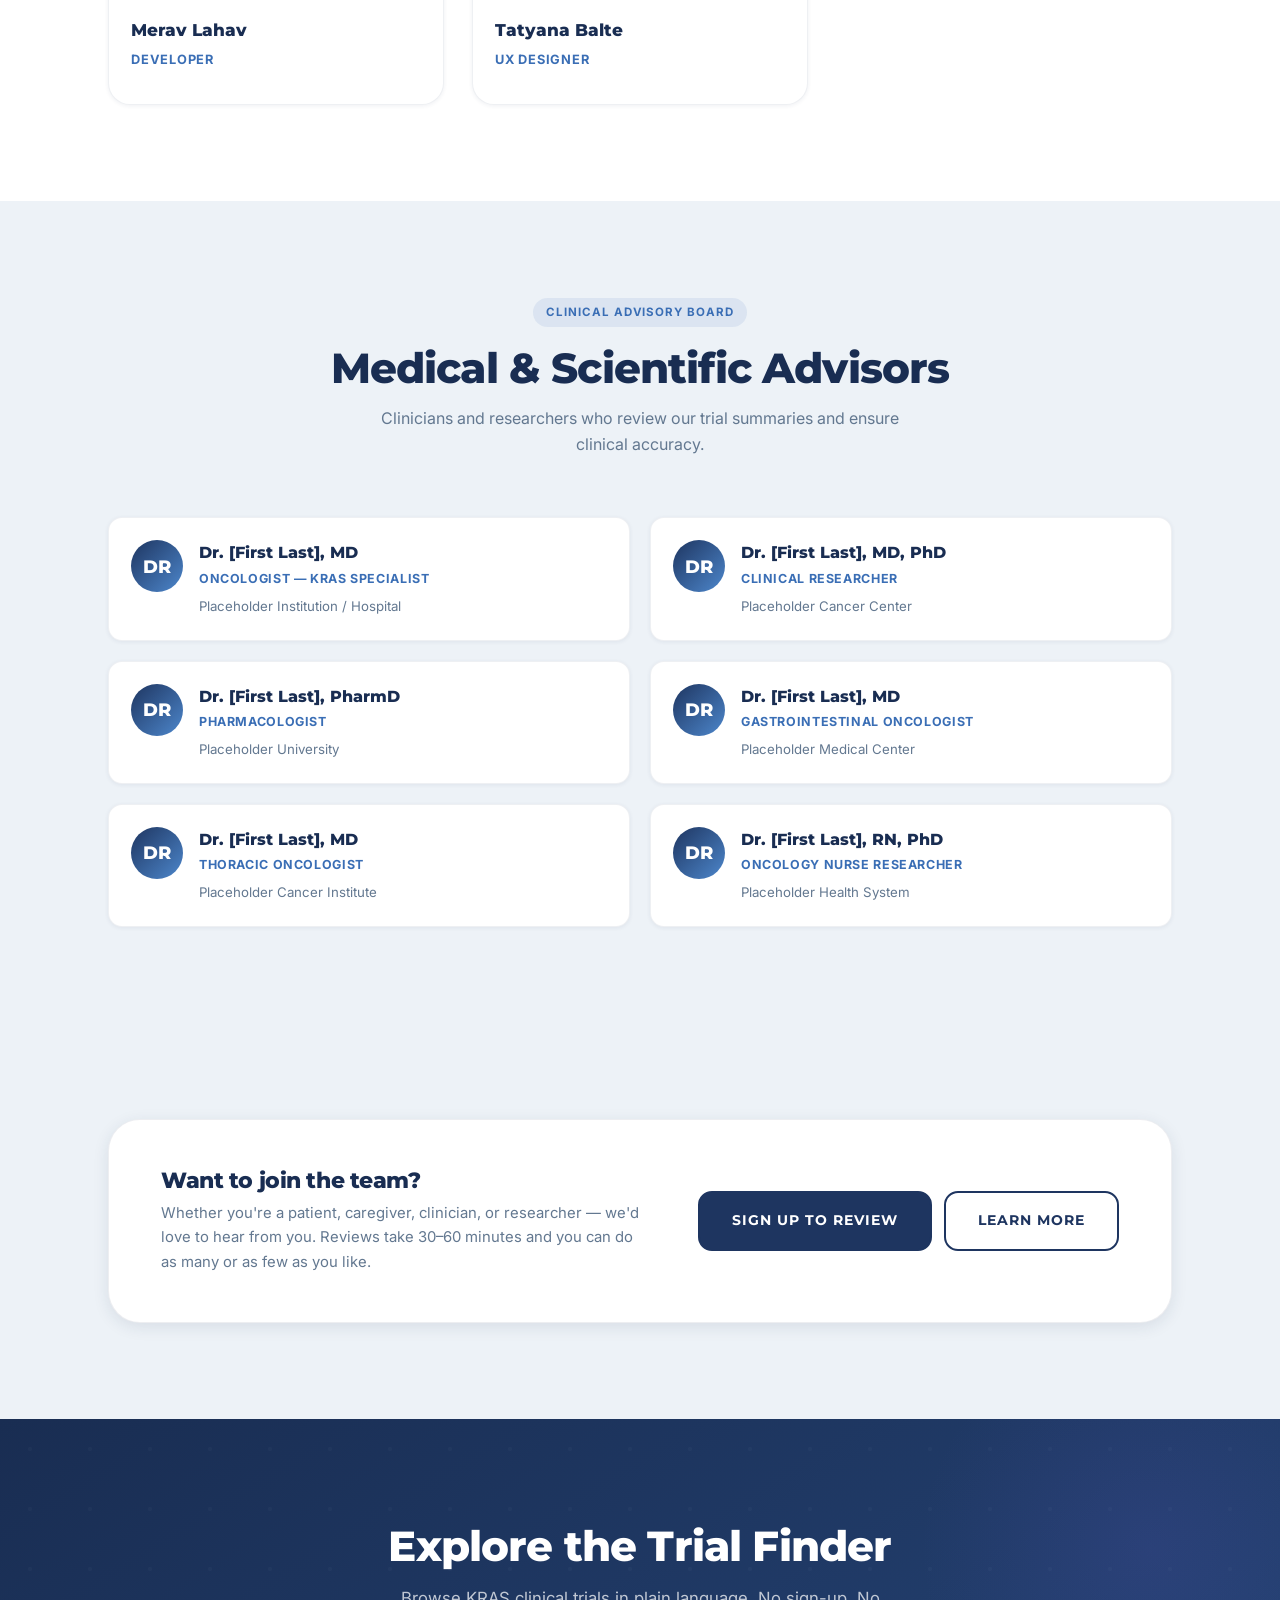
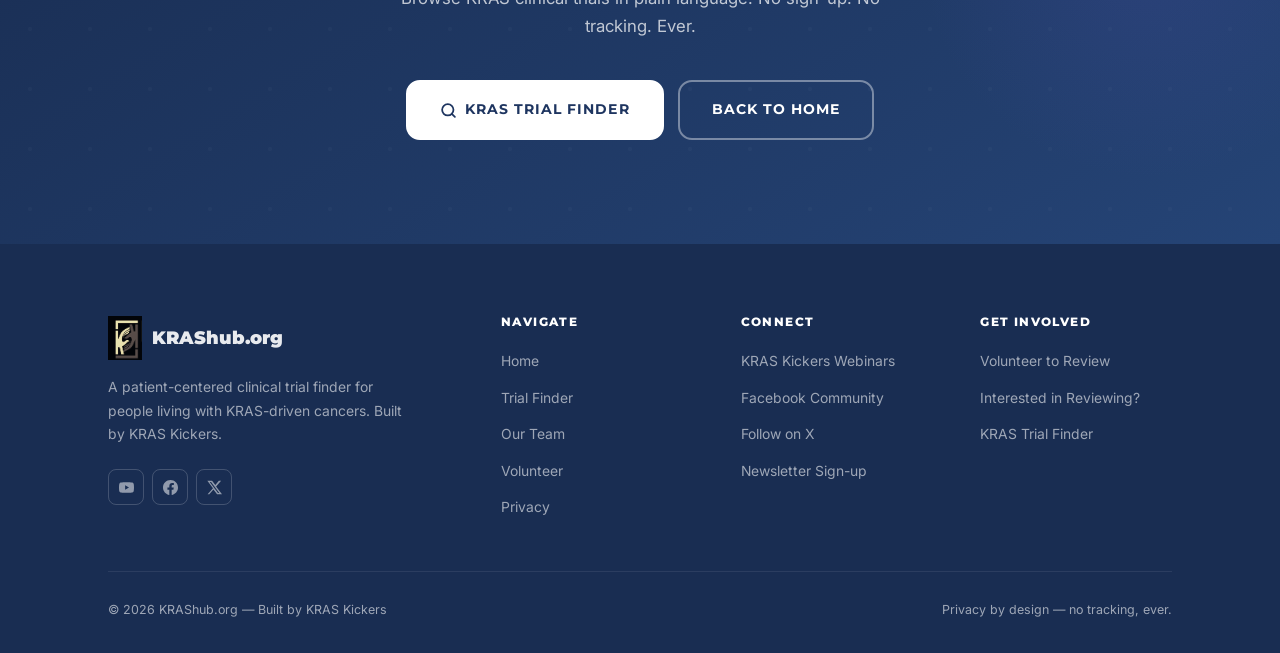
<file: team.html>
<!DOCTYPE html>
<html lang="en">
<head>
  <meta charset="UTF-8" />
  <meta name="viewport" content="width=device-width, initial-scale=1.0" />
  <title>Our Team — KRAShub.org</title>
  <meta name="description" content="Meet the patients, advocates, clinicians, and researchers behind KRAShub.org and KRAS Kickers." />
  <link rel="icon" type="image/png" href="assets/favicon.png" />
  <link rel="preconnect" href="https://fonts.googleapis.com" />
  <link rel="preconnect" href="https://fonts.gstatic.com" crossorigin />
  <link href="https://fonts.googleapis.com/css2?family=Inter:wght@400;500;600&family=Montserrat:wght@700;800;900&display=swap" rel="stylesheet" />
  <link rel="stylesheet" href="css/styles.css" />
</head>
<body>

  <!-- ════════════ NAV ════════════ -->
  <nav class="nav" id="nav">
    <div class="nav__inner">

      <a href="index.html" class="nav__logo" aria-label="KRAShub home">
        <img src="assets/logo-mark.png" alt="KRAShub mark" class="nav__logo-img" />
        <span class="nav__logo-text">KRAShub<span>.org</span></span>
      </a>

      <ul class="nav__menu" id="nav-menu" role="list">
        <li class="nav__item"><a href="index.html">Home</a></li>

        <li class="nav__item" id="dd-trials">
          <button aria-haspopup="true" aria-expanded="false" aria-controls="dd-trials-menu">
            Clinical Trials
            <svg class="nav__chevron" viewBox="0 0 24 24" fill="none" stroke="currentColor" stroke-width="2.5" stroke-linecap="round" stroke-linejoin="round"><polyline points="6 9 12 15 18 9"/></svg>
          </button>
          <div class="nav__dropdown" id="dd-trials-menu" role="menu">
            <a href="https://kraskickers.shinyapps.io/KRAS_Trial_App/" target="_blank" rel="noopener" role="menuitem">
              <span class="dd-icon"><svg viewBox="0 0 24 24" fill="none" stroke="currentColor" stroke-width="2" stroke-linecap="round" stroke-linejoin="round"><circle cx="11" cy="11" r="8"/><line x1="21" y1="21" x2="16.65" y2="16.65"/></svg></span>
              <span class="dd-label"><strong>KRAS Trial Finder</strong><span>Browse open trials</span></span>
            </a>
            <hr />
            <a href="https://www.youtube.com/channel/UCUIekD9xgqp1kwDxvmqTebQ" target="_blank" rel="noopener" role="menuitem">
              <span class="dd-icon"><svg viewBox="0 0 24 24" fill="none" stroke="currentColor" stroke-width="2" stroke-linecap="round" stroke-linejoin="round"><rect x="3" y="4" width="18" height="18" rx="2"/><line x1="16" y1="2" x2="16" y2="6"/><line x1="8" y1="2" x2="8" y2="6"/><line x1="3" y1="10" x2="21" y2="10"/></svg></span>
              <span class="dd-label"><strong>KRAS Kickers Webinars</strong><span>Watch on YouTube</span></span>
            </a>
          </div>
        </li>

        <li class="nav__item"><a href="index.html#privacy">Privacy</a></li>
        <li class="nav__item"><a href="team.html" class="active">Our Team</a></li>
        <li class="nav__item"><a href="volunteer.html">Volunteer</a></li>
      </ul>

      <div class="nav__right">
        <a href="https://www.youtube.com/channel/UCUIekD9xgqp1kwDxvmqTebQ" target="_blank" rel="noopener" aria-label="YouTube" class="nav__social">
          <svg viewBox="0 0 24 24" fill="currentColor"><path d="M23.5 6.2a3 3 0 0 0-2.1-2.1C19.5 3.6 12 3.6 12 3.6s-7.5 0-9.4.5A3 3 0 0 0 .5 6.2C0 8.1 0 12 0 12s0 3.9.5 5.8a3 3 0 0 0 2.1 2.1c1.9.5 9.4.5 9.4.5s7.5 0 9.4-.5a3 3 0 0 0 2.1-2.1C24 15.9 24 12 24 12s0-3.9-.5-5.8zM9.8 15.5V8.5l6.2 3.5-6.2 3.5z"/></svg>
        </a>
        <a href="https://www.facebook.com/groups/kraskickers" target="_blank" rel="noopener" aria-label="Facebook" class="nav__social">
          <svg viewBox="0 0 24 24" fill="currentColor"><path d="M24 12.07C24 5.41 18.63 0 12 0S0 5.41 0 12.07C0 18.1 4.39 23.1 10.13 24v-8.44H7.08v-3.49h3.04V9.41c0-3.02 1.8-4.7 4.54-4.7 1.31 0 2.68.24 2.68.24v2.97h-1.51c-1.49 0-1.95.93-1.95 1.88v2.27h3.32l-.53 3.49h-2.79V24C19.61 23.1 24 18.1 24 12.07z"/></svg>
        </a>
        <a href="https://x.com/kraskickers" target="_blank" rel="noopener" aria-label="X / Twitter" class="nav__social">
          <svg viewBox="0 0 24 24" fill="currentColor"><path d="M18.9 1.15h3.68l-8.04 9.19 9.46 12.51H16.1l-5.8-7.59-6.64 7.59H.96l8.6-9.83L.53 1.15H8.1l5.24 6.93zm-1.29 19.52h2.04L6.48 3.24H4.3z"/></svg>
        </a>
        <button class="nav__burger" id="nav-burger" aria-label="Toggle menu" aria-expanded="false">
          <span></span><span></span><span></span>
        </button>
      </div>

    </div>
  </nav>

  <!-- ════════════ ANNOUNCEMENT BAR ════════════ -->
  <div class="announce" role="banner" aria-label="Site status">
    <div class="container">
      <div class="announce__inner">
        <span class="announce__badge"><span class="announce__badge-dot"></span>Beta Preview</span>
        <p class="announce__text"><strong>Currently in beta.</strong> Prototype experience with a limited data snapshot — clinical review in progress by KRAS Kickers.</p>
        <a href="index.html#privacy" class="announce__link">Learn more &rarr;</a>
      </div>
    </div>
  </div>

  <main>

    <!-- ════════════ HERO ════════════ -->
    <section class="team-hero">
      <div class="container">
        <span class="label">The People Behind KRAShub</span>
        <h1>Built by patients,<br>for patients.</h1>
        <p>KRAShub.org is a labor of love by KRAS Kickers — a community of patients, caregivers, advocates, and clinicians united by a shared mission: make clinical trials understandable and accessible for everyone living with a KRAS-driven cancer. These are the people who started KRAS Kickers and those who are helping the mission.</p>
      </div>
    </section>

    <!-- ════════════ LEADERSHIP ════════════ -->
    <section class="team-section">
      <div class="container">
        <div class="sec-header">
          <span class="label">Leadership</span>
          <h2>Founders &amp; Core Team</h2>
          <p>The people who started KRAS Kickers and drive the mission forward every day.</p>
        </div>

        <div class="person-grid">

          <!-- Terri Conneran -->
          <div class="person-card">
            <div class="person-card__photo">
              <img src="assets/team/Terri%20Conneran.png" alt="Terri Conneran" />
            </div>
            <div class="person-card__body">
              <div class="person-card__name">Terri Conneran</div>
              <div class="person-card__title">Founder</div>
            </div>
          </div>

          <!-- Chris Conneran -->
          <div class="person-card">
            <div class="person-card__photo">
              <img src="assets/team/Chris%20Conneran.jpeg" alt="Chris Conneran" />
            </div>
            <div class="person-card__body">
              <div class="person-card__name">Chris Conneran</div>
              <div class="person-card__title">Co-Founder</div>
            </div>
          </div>

          <!-- Vasu Jain -->
          <div class="person-card">
            <div class="person-card__photo">
              <img src="assets/team/Vasu%20Jain.png" alt="Vasu Jain" />
            </div>
            <div class="person-card__body">
              <div class="person-card__name">Vasu Jain</div>
              <div class="person-card__title">Architect &amp; Developer</div>
            </div>
          </div>

          <!-- Merav Lahav -->
          <div class="person-card">
            <div class="person-card__photo">
              <img src="assets/team/Merav%20Lahav.jpeg" alt="Merav Lahav" />
            </div>
            <div class="person-card__body">
              <div class="person-card__name">Merav Lahav</div>
              <div class="person-card__title">Developer</div>
            </div>
          </div>

          <!-- Tatyana Balte -->
          <div class="person-card">
            <div class="person-card__photo">
              <img src="assets/team/Tatyana%20Balte.jpeg" alt="Tatyana Balte" />
            </div>
            <div class="person-card__body">
              <div class="person-card__name">Tatyana Balte</div>
              <div class="person-card__title">UX Designer</div>
            </div>
          </div>

        </div>
      </div>
    </section>

    <!-- ════════════ CLINICAL ADVISORS ════════════ -->
    <section class="team-section team-section--alt">
      <div class="container">
        <div class="sec-header">
          <span class="label">Clinical Advisory Board</span>
          <h2>Medical &amp; Scientific Advisors</h2>
          <p>Clinicians and researchers who review our trial summaries and ensure clinical accuracy.</p>
        </div>

        <div class="advisor-grid">

          <div class="advisor-card">
            <div class="advisor-card__avatar">DR</div>
            <div>
              <div class="advisor-card__name">Dr. [First Last], MD</div>
              <div class="advisor-card__title">Oncologist — KRAS Specialist</div>
              <div class="advisor-card__affil">Placeholder Institution / Hospital</div>
            </div>
          </div>

          <div class="advisor-card">
            <div class="advisor-card__avatar">DR</div>
            <div>
              <div class="advisor-card__name">Dr. [First Last], MD, PhD</div>
              <div class="advisor-card__title">Clinical Researcher</div>
              <div class="advisor-card__affil">Placeholder Cancer Center</div>
            </div>
          </div>

          <div class="advisor-card">
            <div class="advisor-card__avatar">DR</div>
            <div>
              <div class="advisor-card__name">Dr. [First Last], PharmD</div>
              <div class="advisor-card__title">Pharmacologist</div>
              <div class="advisor-card__affil">Placeholder University</div>
            </div>
          </div>

          <div class="advisor-card">
            <div class="advisor-card__avatar">DR</div>
            <div>
              <div class="advisor-card__name">Dr. [First Last], MD</div>
              <div class="advisor-card__title">Gastrointestinal Oncologist</div>
              <div class="advisor-card__affil">Placeholder Medical Center</div>
            </div>
          </div>

          <div class="advisor-card">
            <div class="advisor-card__avatar">DR</div>
            <div>
              <div class="advisor-card__name">Dr. [First Last], MD</div>
              <div class="advisor-card__title">Thoracic Oncologist</div>
              <div class="advisor-card__affil">Placeholder Cancer Institute</div>
            </div>
          </div>

          <div class="advisor-card">
            <div class="advisor-card__avatar">DR</div>
            <div>
              <div class="advisor-card__name">Dr. [First Last], RN, PhD</div>
              <div class="advisor-card__title">Oncology Nurse Researcher</div>
              <div class="advisor-card__affil">Placeholder Health System</div>
            </div>
          </div>

        </div>
      </div>
    </section>

    <!-- ════════════ JOIN CTA ════════════ -->
    <section class="team-section team-section--alt">
      <div class="container">
        <div class="join-strip">
          <div>
            <h3>Want to join the team?</h3>
            <p>Whether you're a patient, caregiver, clinician, or researcher — we'd love to hear from you. Reviews take 30–60 minutes and you can do as many or as few as you like.</p>
          </div>
          <div class="join-strip__btns">
            <a href="https://mailchi.mp/kraskickers.org/kras-hub" target="_blank" rel="noopener" class="btn btn-primary btn-lg">Sign Up to Review</a>
            <a href="volunteer.html" class="btn btn-outline btn-lg">Learn More</a>
          </div>
        </div>
      </div>
    </section>

    <!-- ════════════ CTA BAND ════════════ -->
    <section class="cta-band">
      <div class="container">
        <div class="cta-band__inner">
          <h2>Explore the Trial Finder</h2>
          <p>Browse KRAS clinical trials in plain language. No sign-up. No tracking. Ever.</p>
          <div class="cta-band__btns">
            <a href="https://kraskickers.shinyapps.io/KRAS_Trial_App/" target="_blank" rel="noopener" class="btn btn-white btn-lg">
              <svg width="17" height="17" viewBox="0 0 24 24" fill="none" stroke="currentColor" stroke-width="2.5" stroke-linecap="round" stroke-linejoin="round"><circle cx="11" cy="11" r="8"/><line x1="21" y1="21" x2="16.65" y2="16.65"/></svg>
              KRAS Trial Finder
            </a>
            <a href="index.html" class="btn btn-outline-white btn-lg">Back to Home</a>
          </div>
        </div>
      </div>
    </section>

  </main>

  <!-- ════════════ FOOTER ════════════ -->
  <footer class="footer">
    <div class="container">
      <div class="footer__grid">
        <div class="footer__brand">
          <div class="footer__brand-logo">
            <img src="assets/logo-mark.png" alt="KRAShub" />
            <span style="font-family:var(--font-hd);font-weight:900;font-size:1.15rem;color:rgba(255,255,255,.9)">KRAShub.org</span>
          </div>
          <p>A patient-centered clinical trial finder for people living with KRAS-driven cancers. Built by KRAS Kickers.</p>
          <div class="footer__socials">
            <a href="https://www.youtube.com/channel/UCUIekD9xgqp1kwDxvmqTebQ" target="_blank" rel="noopener" aria-label="YouTube"><svg viewBox="0 0 24 24" fill="currentColor"><path d="M23.5 6.2a3 3 0 0 0-2.1-2.1C19.5 3.6 12 3.6 12 3.6s-7.5 0-9.4.5A3 3 0 0 0 .5 6.2C0 8.1 0 12 0 12s0 3.9.5 5.8a3 3 0 0 0 2.1 2.1c1.9.5 9.4.5 9.4.5s7.5 0 9.4-.5a3 3 0 0 0 2.1-2.1C24 15.9 24 12 24 12s0-3.9-.5-5.8zM9.8 15.5V8.5l6.2 3.5-6.2 3.5z"/></svg></a>
            <a href="https://www.facebook.com/groups/kraskickers" target="_blank" rel="noopener" aria-label="Facebook"><svg viewBox="0 0 24 24" fill="currentColor"><path d="M24 12.07C24 5.41 18.63 0 12 0S0 5.41 0 12.07C0 18.1 4.39 23.1 10.13 24v-8.44H7.08v-3.49h3.04V9.41c0-3.02 1.8-4.7 4.54-4.7 1.31 0 2.68.24 2.68.24v2.97h-1.51c-1.49 0-1.95.93-1.95 1.88v2.27h3.32l-.53 3.49h-2.79V24C19.61 23.1 24 18.1 24 12.07z"/></svg></a>
            <a href="https://x.com/kraskickers" target="_blank" rel="noopener" aria-label="X / Twitter"><svg viewBox="0 0 24 24" fill="currentColor"><path d="M18.9 1.15h3.68l-8.04 9.19 9.46 12.51H16.1l-5.8-7.59-6.64 7.59H.96l8.6-9.83L.53 1.15H8.1l5.24 6.93zm-1.29 19.52h2.04L6.48 3.24H4.3z"/></svg></a>
          </div>
        </div>
        <div class="footer__col">
          <h5>Navigate</h5>
          <ul>
            <li><a href="index.html">Home</a></li>
            <li><a href="https://kraskickers.shinyapps.io/KRAS_Trial_App/" target="_blank" rel="noopener">Trial Finder</a></li>
            <li><a href="team.html">Our Team</a></li>
            <li><a href="volunteer.html">Volunteer</a></li>
            <li><a href="index.html#privacy">Privacy</a></li>
          </ul>
        </div>
        <div class="footer__col">
          <h5>Connect</h5>
          <ul>
            <li><a href="https://www.youtube.com/channel/UCUIekD9xgqp1kwDxvmqTebQ" target="_blank" rel="noopener">KRAS Kickers Webinars</a></li>
            <li><a href="https://www.facebook.com/groups/kraskickers" target="_blank" rel="noopener">Facebook Community</a></li>
            <li><a href="https://x.com/kraskickers" target="_blank" rel="noopener">Follow on X</a></li>
            <li><a href="https://mailchi.mp/kraskickers.org/kras-hub" target="_blank" rel="noopener">Newsletter Sign-up</a></li>
          </ul>
        </div>

        <div class="footer__col">
          <h5>Get Involved</h5>
          <ul>
            <li><a href="volunteer.html">Volunteer to Review</a></li>
            <li><a href="https://mailchi.mp/kraskickers.org/kras-hub" target="_blank" rel="noopener">Interested in Reviewing?</a></li>
            <li><a href="https://kraskickers.shinyapps.io/KRAS_Trial_App/" target="_blank" rel="noopener">KRAS Trial Finder</a></li>
          </ul>
        </div>
      </div>
      <div class="footer__bottom">
        <span>&copy; 2026 KRAShub.org &mdash; Built by KRAS Kickers</span>
        <span>Privacy by design &mdash; no tracking, ever.</span>
      </div>
    </div>
  </footer>

  <script src="js/main.js"></script>
</body>
</html>
</file>
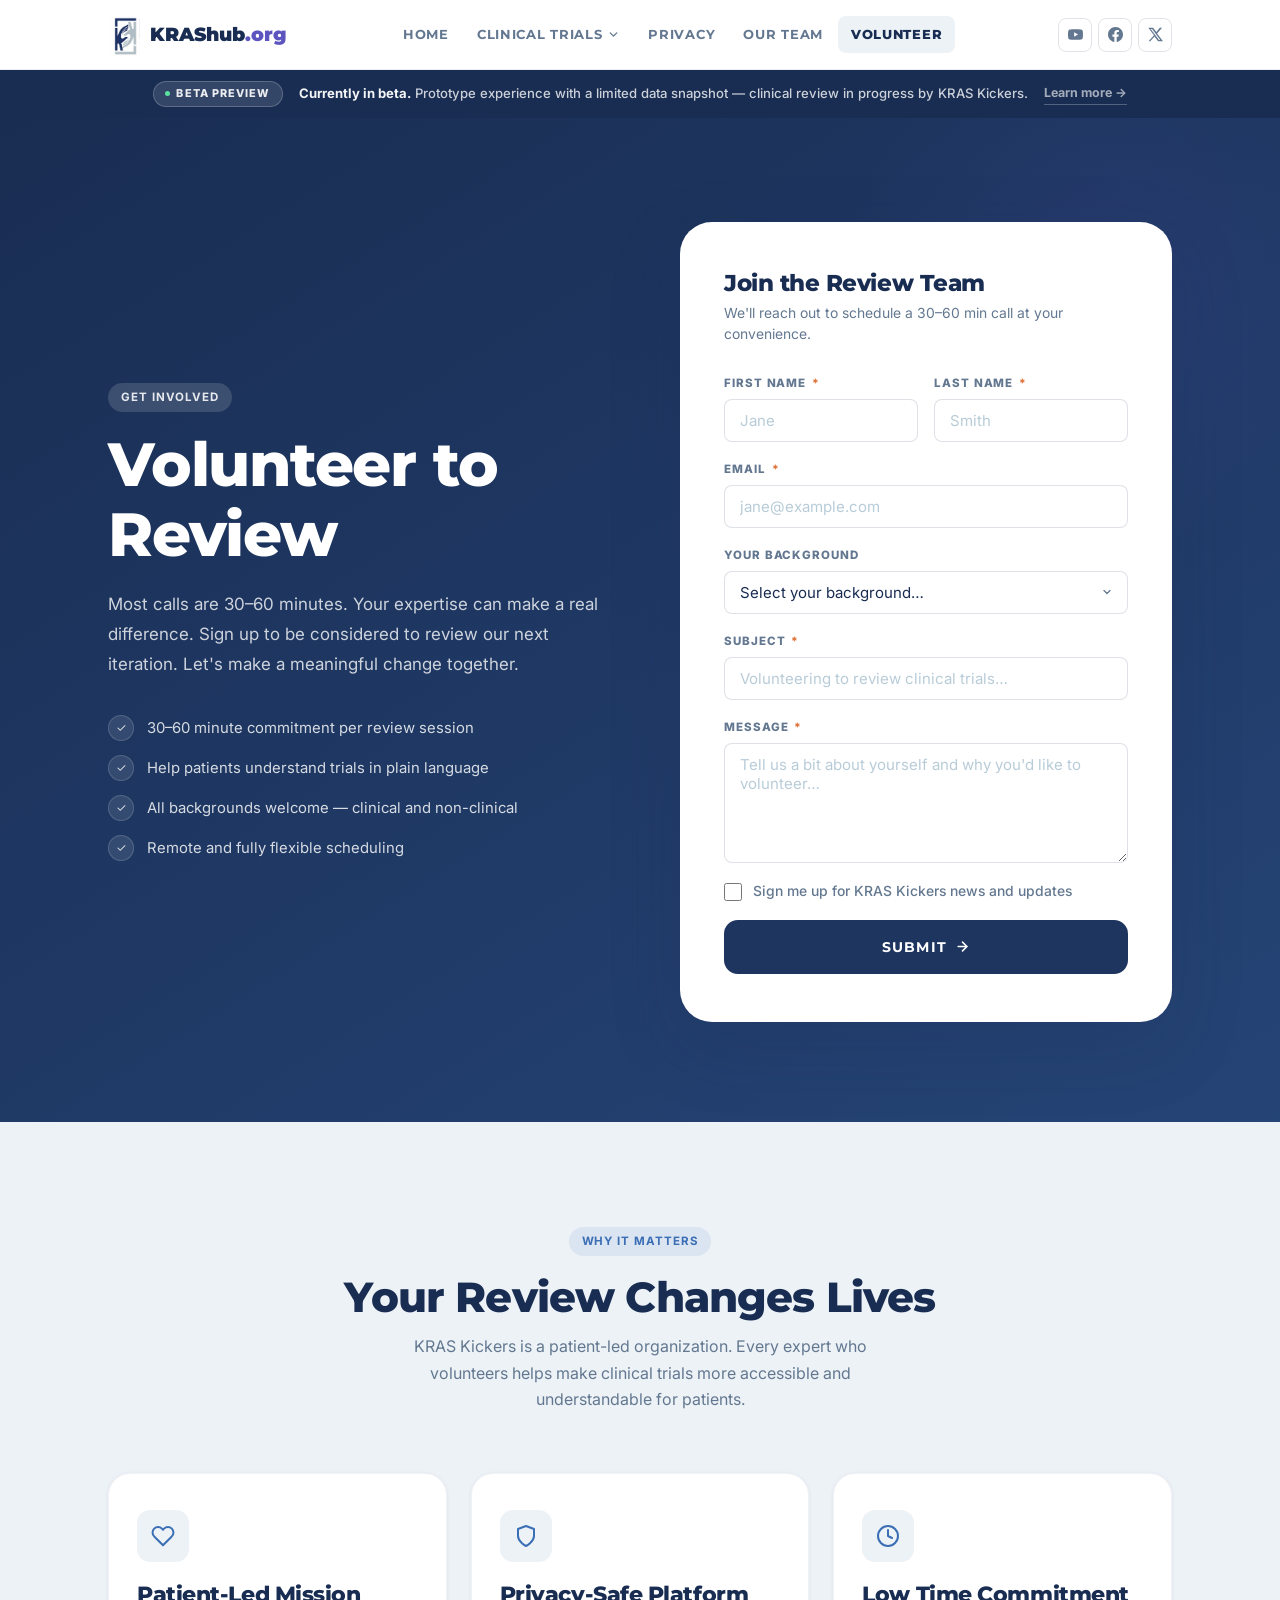
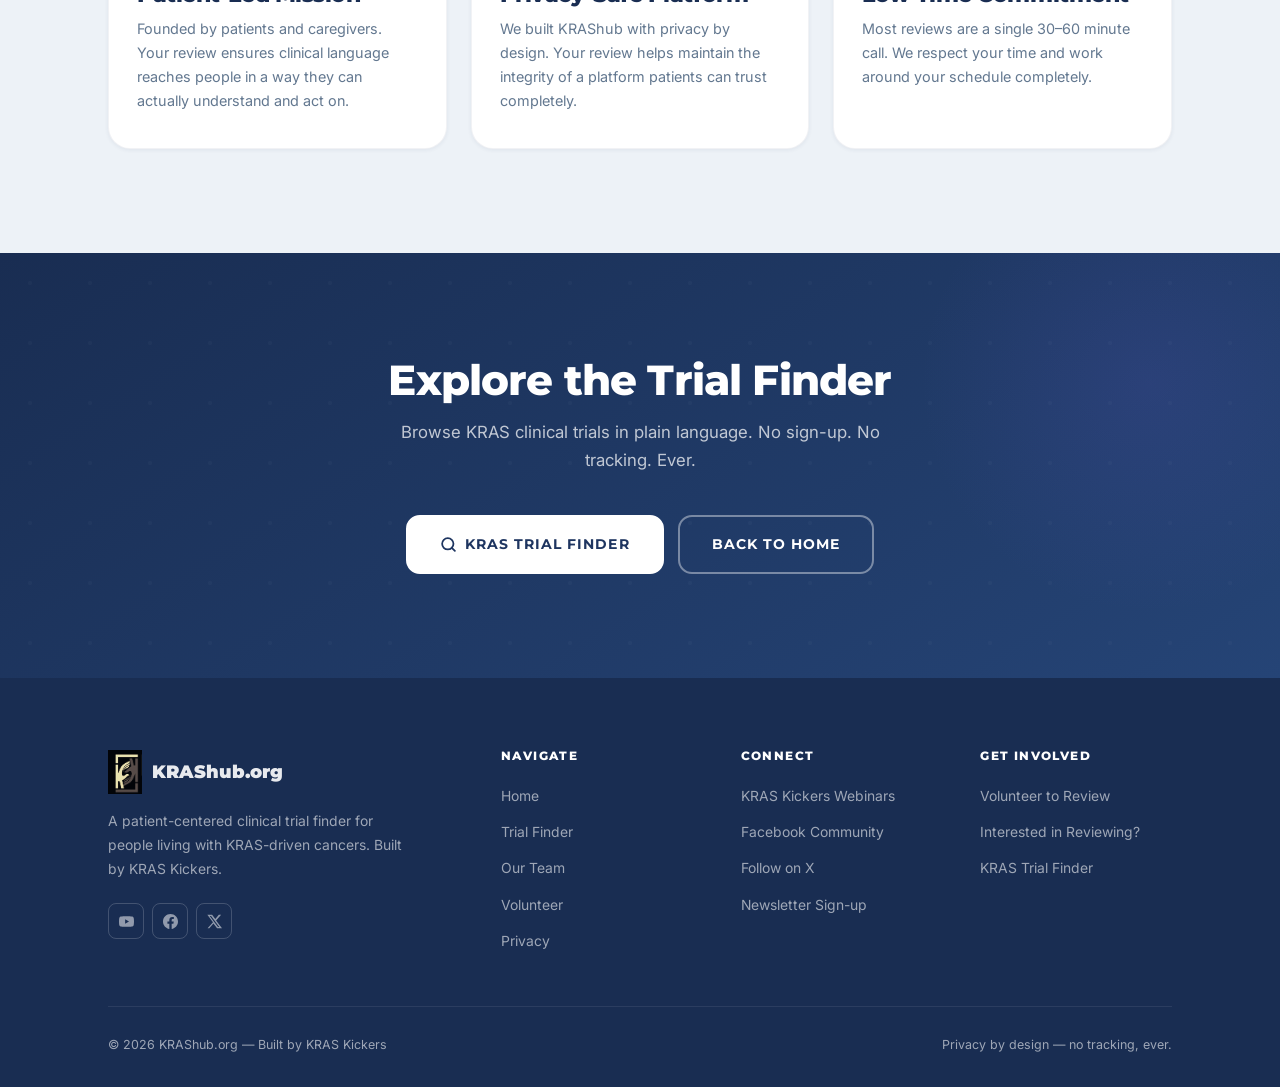
<file: volunteer.html>
<!DOCTYPE html>
<html lang="en">
<head>
  <meta charset="UTF-8" />
  <meta name="viewport" content="width=device-width, initial-scale=1.0" />
  <title>Volunteer to Review — KRAShub.org</title>
  <meta name="description" content="Volunteer to review clinical trials for KRAS Kickers. 30–60 minute commitment. Your expertise makes a real difference for patients." />
  <link rel="icon" type="image/png" href="assets/favicon.png" />
  <link rel="preconnect" href="https://fonts.googleapis.com" />
  <link rel="preconnect" href="https://fonts.gstatic.com" crossorigin />
  <link href="https://fonts.googleapis.com/css2?family=Inter:wght@400;500;600&family=Montserrat:wght@700;800;900&display=swap" rel="stylesheet" />
  <link rel="stylesheet" href="css/styles.css" />
</head>
<body>

  <!-- ════════════ NAV ════════════ -->
  <nav class="nav" id="nav">
    <div class="nav__inner">

      <a href="index.html" class="nav__logo" aria-label="KRAShub home">
        <img src="assets/logo-mark.png" alt="KRAShub mark" class="nav__logo-img" />
        <span class="nav__logo-text">KRAShub<span>.org</span></span>
      </a>

      <ul class="nav__menu" id="nav-menu" role="list">
        <li class="nav__item"><a href="index.html">Home</a></li>

        <li class="nav__item" id="dd-trials">
          <button aria-haspopup="true" aria-expanded="false" aria-controls="dd-trials-menu">
            Clinical Trials
            <svg class="nav__chevron" viewBox="0 0 24 24" fill="none" stroke="currentColor" stroke-width="2.5" stroke-linecap="round" stroke-linejoin="round"><polyline points="6 9 12 15 18 9"/></svg>
          </button>
          <div class="nav__dropdown" id="dd-trials-menu" role="menu">
            <a href="https://kraskickers.shinyapps.io/KRAS_Trial_App/" target="_blank" rel="noopener" role="menuitem">
              <span class="dd-icon"><svg viewBox="0 0 24 24" fill="none" stroke="currentColor" stroke-width="2" stroke-linecap="round" stroke-linejoin="round"><circle cx="11" cy="11" r="8"/><line x1="21" y1="21" x2="16.65" y2="16.65"/></svg></span>
              <span class="dd-label"><strong>KRAS Trial Finder</strong><span>Browse open trials</span></span>
            </a>
            <hr />
            <a href="https://www.youtube.com/channel/UCUIekD9xgqp1kwDxvmqTebQ" target="_blank" rel="noopener" role="menuitem">
              <span class="dd-icon"><svg viewBox="0 0 24 24" fill="none" stroke="currentColor" stroke-width="2" stroke-linecap="round" stroke-linejoin="round"><rect x="3" y="4" width="18" height="18" rx="2"/><line x1="16" y1="2" x2="16" y2="6"/><line x1="8" y1="2" x2="8" y2="6"/><line x1="3" y1="10" x2="21" y2="10"/></svg></span>
              <span class="dd-label"><strong>KRAS Kickers Webinars</strong><span>Watch on YouTube</span></span>
            </a>
          </div>
        </li>

        <li class="nav__item"><a href="index.html#privacy">Privacy</a></li>
        <li class="nav__item"><a href="team.html">Our Team</a></li>
        <li class="nav__item"><a href="volunteer.html" class="active">Volunteer</a></li>
      </ul>

      <div class="nav__right">
        <a href="https://www.youtube.com/channel/UCUIekD9xgqp1kwDxvmqTebQ" target="_blank" rel="noopener" aria-label="YouTube" class="nav__social">
          <svg viewBox="0 0 24 24" fill="currentColor"><path d="M23.5 6.2a3 3 0 0 0-2.1-2.1C19.5 3.6 12 3.6 12 3.6s-7.5 0-9.4.5A3 3 0 0 0 .5 6.2C0 8.1 0 12 0 12s0 3.9.5 5.8a3 3 0 0 0 2.1 2.1c1.9.5 9.4.5 9.4.5s7.5 0 9.4-.5a3 3 0 0 0 2.1-2.1C24 15.9 24 12 24 12s0-3.9-.5-5.8zM9.8 15.5V8.5l6.2 3.5-6.2 3.5z"/></svg>
        </a>
        <a href="https://www.facebook.com/groups/kraskickers" target="_blank" rel="noopener" aria-label="Facebook" class="nav__social">
          <svg viewBox="0 0 24 24" fill="currentColor"><path d="M24 12.07C24 5.41 18.63 0 12 0S0 5.41 0 12.07C0 18.1 4.39 23.1 10.13 24v-8.44H7.08v-3.49h3.04V9.41c0-3.02 1.8-4.7 4.54-4.7 1.31 0 2.68.24 2.68.24v2.97h-1.51c-1.49 0-1.95.93-1.95 1.88v2.27h3.32l-.53 3.49h-2.79V24C19.61 23.1 24 18.1 24 12.07z"/></svg>
        </a>
        <a href="https://x.com/kraskickers" target="_blank" rel="noopener" aria-label="X / Twitter" class="nav__social">
          <svg viewBox="0 0 24 24" fill="currentColor"><path d="M18.9 1.15h3.68l-8.04 9.19 9.46 12.51H16.1l-5.8-7.59-6.64 7.59H.96l8.6-9.83L.53 1.15H8.1l5.24 6.93zm-1.29 19.52h2.04L6.48 3.24H4.3z"/></svg>
        </a>
        <button class="nav__burger" id="nav-burger" aria-label="Toggle menu" aria-expanded="false">
          <span></span><span></span><span></span>
        </button>
      </div>

    </div>
  </nav>

  <!-- ════════════ ANNOUNCEMENT BAR ════════════ -->
  <div class="announce" role="banner" aria-label="Site status">
    <div class="container">
      <div class="announce__inner">
        <span class="announce__badge">
          <span class="announce__badge-dot"></span>
          Beta Preview
        </span>
        <p class="announce__text">
          <strong>Currently in beta.</strong> Prototype experience with a limited data snapshot — clinical review in progress by KRAS Kickers.
        </p>
        <a href="index.html#privacy" class="announce__link">Learn more &rarr;</a>
      </div>
    </div>
  </div>

  <main>

    <!-- ════════════ VOLUNTEER HERO + FORM ════════════ -->
    <section class="vol-hero">
      <div class="container">
        <div class="vol-hero__grid">

          <!-- Left: copy -->
          <div>
            <span class="label label--white">Get Involved</span>
            <h1>Volunteer to<br>Review</h1>
            <p class="vol-hero__lead">
              Most calls are 30–60 minutes. Your expertise can make a real difference.
              Sign up to be considered to review our next iteration.
              Let's make a meaningful change together.
            </p>
            <div class="vol-hero__perks">
              <div class="vol-hero__perk">
                <div class="vol-hero__perk-chk">&#10003;</div>
                30–60 minute commitment per review session
              </div>
              <div class="vol-hero__perk">
                <div class="vol-hero__perk-chk">&#10003;</div>
                Help patients understand trials in plain language
              </div>
              <div class="vol-hero__perk">
                <div class="vol-hero__perk-chk">&#10003;</div>
                All backgrounds welcome — clinical and non-clinical
              </div>
              <div class="vol-hero__perk">
                <div class="vol-hero__perk-chk">&#10003;</div>
                Remote and fully flexible scheduling
              </div>
            </div>
          </div>

          <!-- Right: form card -->
          <div class="vol-form-card">
            <h3>Join the Review Team</h3>
            <p class="intro">We'll reach out to schedule a 30–60 min call at your convenience.</p>

            <form class="form" id="vol-form" novalidate>
              <div class="form-row">
                <div class="form-group">
                  <label for="first">First Name <span class="req">*</span></label>
                  <input type="text" id="first" name="first_name" placeholder="Jane" required autocomplete="given-name" />
                </div>
                <div class="form-group">
                  <label for="last">Last Name <span class="req">*</span></label>
                  <input type="text" id="last" name="last_name" placeholder="Smith" required autocomplete="family-name" />
                </div>
              </div>

              <div class="form-group">
                <label for="email">Email <span class="req">*</span></label>
                <input type="email" id="email" name="email" placeholder="jane@example.com" required autocomplete="email" />
              </div>

              <div class="form-group">
                <label for="role">Your Background</label>
                <select id="role" name="role">
                  <option value="" disabled selected>Select your background…</option>
                  <option>Oncologist / Physician</option>
                  <option>Nurse / NP / PA</option>
                  <option>Clinical Researcher</option>
                  <option>Patient / Caregiver</option>
                  <option>Patient Advocate</option>
                  <option>Other Healthcare Professional</option>
                  <option>Other</option>
                </select>
              </div>

              <div class="form-group">
                <label for="subject">Subject <span class="req">*</span></label>
                <input type="text" id="subject" name="subject" placeholder="Volunteering to review clinical trials…" required />
              </div>

              <div class="form-group">
                <label for="message">Message <span class="req">*</span></label>
                <textarea id="message" name="message" placeholder="Tell us a bit about yourself and why you'd like to volunteer…" required></textarea>
              </div>

              <div class="form-check">
                <input type="checkbox" id="newsletter" name="newsletter" />
                <label for="newsletter">Sign me up for KRAS Kickers news and updates</label>
              </div>

              <button type="submit" class="btn btn-primary btn-lg btn-full">
                Submit
                <svg width="15" height="15" viewBox="0 0 24 24" fill="none" stroke="currentColor" stroke-width="2.5" stroke-linecap="round" stroke-linejoin="round"><line x1="5" y1="12" x2="19" y2="12"/><polyline points="12 5 19 12 12 19"/></svg>
              </button>

              <div class="form-success-msg" id="form-success" role="alert">
                Thank you! We'll be in touch soon.
              </div>
            </form>
          </div>

        </div>
      </div>
    </section>

    <!-- ════════════ WHY VOLUNTEER ════════════ -->
    <section class="why">
      <div class="container">
        <div class="sec-header">
          <span class="label">Why it matters</span>
          <h2>Your Review Changes Lives</h2>
          <p>KRAS Kickers is a patient-led organization. Every expert who volunteers helps make clinical trials more accessible and understandable for patients.</p>
        </div>

        <div class="why__grid">
          <div class="why__card">
            <div class="why__card-ico">
              <svg viewBox="0 0 24 24" fill="none" stroke="currentColor" stroke-width="2" stroke-linecap="round" stroke-linejoin="round"><path d="M20.84 4.61a5.5 5.5 0 0 0-7.78 0L12 5.67l-1.06-1.06a5.5 5.5 0 0 0-7.78 7.78l1.06 1.06L12 21.23l7.78-7.78 1.06-1.06a5.5 5.5 0 0 0 0-7.78z"/></svg>
            </div>
            <h3>Patient-Led Mission</h3>
            <p>Founded by patients and caregivers. Your review ensures clinical language reaches people in a way they can actually understand and act on.</p>
          </div>

          <div class="why__card">
            <div class="why__card-ico">
              <svg viewBox="0 0 24 24" fill="none" stroke="currentColor" stroke-width="2" stroke-linecap="round" stroke-linejoin="round"><path d="M12 22s8-4 8-10V5l-8-3-8 3v7c0 6 8 10 8 10z"/></svg>
            </div>
            <h3>Privacy-Safe Platform</h3>
            <p>We built KRAShub with privacy by design. Your review helps maintain the integrity of a platform patients can trust completely.</p>
          </div>

          <div class="why__card">
            <div class="why__card-ico">
              <svg viewBox="0 0 24 24" fill="none" stroke="currentColor" stroke-width="2" stroke-linecap="round" stroke-linejoin="round"><circle cx="12" cy="12" r="10"/><polyline points="12 6 12 12 16 14"/></svg>
            </div>
            <h3>Low Time Commitment</h3>
            <p>Most reviews are a single 30–60 minute call. We respect your time and work around your schedule completely.</p>
          </div>
        </div>
      </div>
    </section>

    <!-- ════════════ CTA ════════════ -->
    <section class="cta-band">
      <div class="container">
        <div class="cta-band__inner">
          <h2>Explore the Trial Finder</h2>
          <p>Browse KRAS clinical trials in plain language. No sign-up. No tracking. Ever.</p>
          <div class="cta-band__btns">
            <a href="https://kraskickers.shinyapps.io/KRAS_Trial_App/" target="_blank" rel="noopener" class="btn btn-white btn-lg">
              <svg width="17" height="17" viewBox="0 0 24 24" fill="none" stroke="currentColor" stroke-width="2.5" stroke-linecap="round" stroke-linejoin="round"><circle cx="11" cy="11" r="8"/><line x1="21" y1="21" x2="16.65" y2="16.65"/></svg>
              KRAS Trial Finder
            </a>
            <a href="index.html" class="btn btn-outline-white btn-lg">Back to Home</a>
          </div>
        </div>
      </div>
    </section>

  </main>

  <!-- ════════════ FOOTER ════════════ -->
  <footer class="footer">
    <div class="container">
      <div class="footer__grid">

        <div class="footer__brand">
          <div class="footer__brand-logo">
            <img src="assets/logo-mark.png" alt="KRAShub" />
            <span style="font-family:var(--font-hd);font-weight:900;font-size:1.15rem;color:rgba(255,255,255,.9)">KRAShub.org</span>
          </div>
          <p>A patient-centered clinical trial finder for people living with KRAS-driven cancers. Built by KRAS Kickers.</p>
          <div class="footer__socials">
            <a href="https://www.youtube.com/channel/UCUIekD9xgqp1kwDxvmqTebQ" target="_blank" rel="noopener" aria-label="YouTube"><svg viewBox="0 0 24 24" fill="currentColor"><path d="M23.5 6.2a3 3 0 0 0-2.1-2.1C19.5 3.6 12 3.6 12 3.6s-7.5 0-9.4.5A3 3 0 0 0 .5 6.2C0 8.1 0 12 0 12s0 3.9.5 5.8a3 3 0 0 0 2.1 2.1c1.9.5 9.4.5 9.4.5s7.5 0 9.4-.5a3 3 0 0 0 2.1-2.1C24 15.9 24 12 24 12s0-3.9-.5-5.8zM9.8 15.5V8.5l6.2 3.5-6.2 3.5z"/></svg></a>
            <a href="https://www.facebook.com/groups/kraskickers" target="_blank" rel="noopener" aria-label="Facebook"><svg viewBox="0 0 24 24" fill="currentColor"><path d="M24 12.07C24 5.41 18.63 0 12 0S0 5.41 0 12.07C0 18.1 4.39 23.1 10.13 24v-8.44H7.08v-3.49h3.04V9.41c0-3.02 1.8-4.7 4.54-4.7 1.31 0 2.68.24 2.68.24v2.97h-1.51c-1.49 0-1.95.93-1.95 1.88v2.27h3.32l-.53 3.49h-2.79V24C19.61 23.1 24 18.1 24 12.07z"/></svg></a>
            <a href="https://x.com/kraskickers" target="_blank" rel="noopener" aria-label="X / Twitter"><svg viewBox="0 0 24 24" fill="currentColor"><path d="M18.9 1.15h3.68l-8.04 9.19 9.46 12.51H16.1l-5.8-7.59-6.64 7.59H.96l8.6-9.83L.53 1.15H8.1l5.24 6.93zm-1.29 19.52h2.04L6.48 3.24H4.3z"/></svg></a>
          </div>
        </div>

        <div class="footer__col">
          <h5>Navigate</h5>
          <ul>
            <li><a href="index.html">Home</a></li>
            <li><a href="https://kraskickers.shinyapps.io/KRAS_Trial_App/" target="_blank" rel="noopener">Trial Finder</a></li>
            <li><a href="team.html">Our Team</a></li>
            <li><a href="volunteer.html">Volunteer</a></li>
            <li><a href="index.html#privacy">Privacy</a></li>
          </ul>
        </div>

        <div class="footer__col">
          <h5>Connect</h5>
          <ul>
            <li><a href="https://www.youtube.com/channel/UCUIekD9xgqp1kwDxvmqTebQ" target="_blank" rel="noopener">KRAS Kickers Webinars</a></li>
            <li><a href="https://www.facebook.com/groups/kraskickers" target="_blank" rel="noopener">Facebook Community</a></li>
            <li><a href="https://x.com/kraskickers" target="_blank" rel="noopener">Follow on X</a></li>
            <li><a href="https://mailchi.mp/kraskickers.org/kras-hub" target="_blank" rel="noopener">Newsletter Sign-up</a></li>
          </ul>
        </div>

        <div class="footer__col">
          <h5>Get Involved</h5>
          <ul>
            <li><a href="volunteer.html">Volunteer to Review</a></li>
            <li><a href="https://mailchi.mp/kraskickers.org/kras-hub" target="_blank" rel="noopener">Interested in Reviewing?</a></li>
            <li><a href="https://kraskickers.shinyapps.io/KRAS_Trial_App/" target="_blank" rel="noopener">KRAS Trial Finder</a></li>
          </ul>
        </div>

      </div>
      <div class="footer__bottom">
        <span>&copy; 2026 KRAShub.org &mdash; Built by KRAS Kickers</span>
        <span>Privacy by design &mdash; no tracking, ever.</span>
      </div>
    </div>
  </footer>

  <script src="js/main.js"></script>
</body>
</html>
</file>
<file: css/styles.css>
/* ============================================================
   KRAShub.org — Design System v3
   Colors extracted from official brand assets
   ============================================================ */

:root {
  /* ── Brand Palette (from actual logos) ── */
  --navy-900:  #192d52;   /* deepest navy — KRAS wordmark, borders */
  --navy-800:  #1e3560;
  --navy-700:  #254476;
  --navy-600:  #2f5492;
  --blue-500:  #3a6eb5;   /* mid brand blue */
  --blue-400:  #4d87cc;
  --blue-300:  #6da2d8;
  --silver:    #8fabbe;   /* silver from KICKERS wordmark */
  --silver-lt: #b8ccd8;
  --mist:      #dce8f0;
  --smoke:     #edf2f7;
  --white:     #ffffff;

  /* Purple accent — "hub" in KRAShub.org logo */
  --hub-purple: #5c55c0;

  /* Text */
  --text:      #192d52;
  --text-mid:  #3a5272;
  --text-muted:#637890;

  /* Warm CTA */
  --accent:    #df7338;
  --success:   #2e7d52;

  /* ── Geometry ── */
  --r-sm:  8px;
  --r-md:  14px;
  --r-lg:  22px;
  --r-xl:  32px;
  --max-w: 1120px;
  --nav-h: 70px;

  /* ── Elevation ── */
  --sh-xs: 0 1px 4px rgba(25,45,82,.07);
  --sh-sm: 0 4px 16px rgba(25,45,82,.1);
  --sh-md: 0 12px 40px rgba(25,45,82,.14);
  --sh-lg: 0 24px 72px rgba(25,45,82,.18);

  /* ── Type ── */
  --font:    'Inter', 'Helvetica Neue', Arial, sans-serif;
  --font-hd: 'Montserrat', 'Inter', sans-serif;
}

/* ── Reset ── */
*, *::before, *::after { box-sizing: border-box; margin:0; padding:0; }
html { scroll-behavior: smooth; font-size: 16px; }
body {
  font-family: var(--font);
  color: var(--text);
  background: var(--white);
  line-height: 1.65;
  -webkit-font-smoothing: antialiased;
}
img { display:block; max-width:100%; }
a   { color:inherit; text-decoration:none; }

/* ── Type Scale ── */
h1,h2,h3,h4,h5 { font-family:var(--font-hd); font-weight:800; line-height:1.15; letter-spacing:-.02em; }
h1 { font-size: clamp(2.4rem, 5.5vw, 3.8rem); }
h2 { font-size: clamp(1.75rem, 3.5vw, 2.6rem); }
h3 { font-size: clamp(1.1rem, 2vw, 1.4rem); }
h4 { font-size: 1rem; font-weight:700; }

/* ── Utilities ── */
.container { max-width:var(--max-w); margin:0 auto; padding:0 28px; }
.sr-only   { position:absolute; width:1px; height:1px; overflow:hidden; clip:rect(0,0,0,0); }

/* ── Pill label ── */
.label {
  display: inline-flex;
  align-items: center;
  gap: 7px;
  background: rgba(58,110,181,.1);
  color: var(--blue-500);
  padding: 5px 13px;
  border-radius: 999px;
  font-size: .72rem;
  font-weight: 700;
  letter-spacing: .08em;
  text-transform: uppercase;
  margin-bottom: 18px;
}
.label--white { background: rgba(255,255,255,.14); color: rgba(255,255,255,.88); }
.label-dot { width:6px; height:6px; background:currentColor; border-radius:50%; }
.label-dot--pulse { animation: pulse 2s infinite; }
@keyframes pulse {
  0%,100% { opacity:1; transform:scale(1); }
  50%      { opacity:.4; transform:scale(.7); }
}

/* ============================================================
   BUTTONS
   ============================================================ */
.btn {
  display: inline-flex;
  align-items: center;
  justify-content: center;
  gap: 8px;
  padding: 13px 26px;
  border-radius: var(--r-md);
  font-family: var(--font-hd);
  font-weight: 700;
  font-size: .84rem;
  letter-spacing: .07em;
  text-transform: uppercase;
  cursor: pointer;
  border: 2px solid transparent;
  transition: transform .22s, box-shadow .22s, background .18s, border-color .18s, color .18s;
  white-space: nowrap;
}
.btn svg { flex-shrink:0; }
.btn-lg   { padding: 16px 32px; font-size: .9rem; }
.btn-sm   { padding: 9px 18px;  font-size: .78rem; }
.btn-full { width:100%; }

.btn-primary  { background:var(--navy-800); color:#fff; border-color:var(--navy-800); }
.btn-primary:hover { background:var(--navy-700); border-color:var(--navy-700); transform:translateY(-2px); box-shadow:0 8px 28px rgba(25,45,82,.28); }

.btn-outline  { background:transparent; color:var(--navy-800); border-color:var(--navy-800); }
.btn-outline:hover { background:var(--navy-800); color:#fff; transform:translateY(-2px); box-shadow:0 8px 28px rgba(25,45,82,.2); }

.btn-white    { background:#fff; color:var(--navy-800); border-color:#fff; }
.btn-white:hover { background:var(--smoke); transform:translateY(-2px); box-shadow:0 8px 28px rgba(255,255,255,.28); }

.btn-outline-white { background:transparent; color:#fff; border-color:rgba(255,255,255,.4); }
.btn-outline-white:hover { background:rgba(255,255,255,.12); border-color:#fff; transform:translateY(-2px); }

.btn-accent   { background:var(--accent); color:#fff; border-color:var(--accent); }
.btn-accent:hover { background:#c86630; border-color:#c86630; transform:translateY(-2px); box-shadow:0 8px 28px rgba(223,115,56,.38); }

/* ============================================================
   NAV
   ============================================================ */
.nav {
  position: fixed;
  top:0; left:0; right:0;
  height: var(--nav-h);
  background: rgba(255,255,255,.97);
  backdrop-filter: blur(18px);
  -webkit-backdrop-filter: blur(18px);
  border-bottom: 1px solid rgba(25,45,82,.08);
  z-index: 200;
  transition: box-shadow .3s;
}
.nav.scrolled { box-shadow: 0 4px 24px rgba(25,45,82,.11); }

.nav__inner {
  display: flex;
  align-items: center;
  height: 100%;
  max-width: var(--max-w);
  margin: 0 auto;
  padding: 0 28px;
  gap: 20px;
}

/* Logo */
.nav__logo {
  display: flex;
  align-items: center;
  gap: 10px;
  flex-shrink: 0;
}
.nav__logo-img { height: 42px; width: auto; display:block; }
.nav__logo-text {
  font-family: var(--font-hd);
  font-weight: 900;
  font-size: 1.2rem;
  color: var(--navy-900);
  line-height: 1;
  white-space: nowrap;
}
.nav__logo-text span { color: var(--hub-purple); }

/* Center menu */
.nav__menu {
  display: flex;
  align-items: center;
  gap: 2px;
  list-style: none;
  flex: 1;
  justify-content: center;
}
.nav__item { position: relative; }
.nav__item > a,
.nav__item > button {
  display: flex;
  align-items: center;
  gap: 5px;
  padding: 8px 13px;
  border-radius: var(--r-sm);
  font-size: .8rem;
  font-weight: 700;
  letter-spacing: .055em;
  text-transform: uppercase;
  color: var(--text-muted);
  background: none;
  border: none;
  cursor: pointer;
  font-family: var(--font-hd);
  transition: color .18s, background .18s;
  white-space: nowrap;
}
.nav__item > a:hover,
.nav__item > button:hover { color:var(--navy-900); background:var(--smoke); }
.nav__item > a.active     { color:var(--navy-900); font-weight:800; background:var(--smoke); }

/* Chevron */
.nav__chevron { width:13px; height:13px; transition:transform .22s; }
.nav__item.open .nav__chevron { transform:rotate(180deg); }

/* Dropdown */
.nav__dropdown {
  display: none;
  position: absolute;
  top: calc(100% + 10px);
  left: 0;
  min-width: 230px;
  background: var(--white);
  border: 1px solid rgba(25,45,82,.09);
  border-radius: var(--r-lg);
  box-shadow: var(--sh-md);
  padding: 8px;
  z-index: 300;
  animation: dropIn .2s ease both;
}
@keyframes dropIn {
  from { opacity:0; transform:translateY(-8px); }
  to   { opacity:1; transform:translateY(0); }
}
.nav__item.open .nav__dropdown { display:block; }

.nav__dropdown a {
  display: flex;
  align-items: center;
  gap: 12px;
  padding: 10px 12px;
  border-radius: var(--r-sm);
  font-size: .84rem;
  font-weight: 500;
  color: var(--text-mid);
  transition: background .15s, color .15s;
}
.nav__dropdown a:hover { background:var(--smoke); color:var(--navy-900); }
.nav__dropdown a .dd-icon {
  width: 32px; height: 32px;
  background: var(--smoke);
  border-radius: 8px;
  display: flex; align-items:center; justify-content:center;
  color: var(--blue-500);
  flex-shrink: 0;
}
.nav__dropdown a .dd-icon svg { width:15px; height:15px; }
.nav__dropdown a .dd-label strong { display:block; font-size:.82rem; font-weight:700; color:var(--navy-900); }
.nav__dropdown a .dd-label span  { font-size:.73rem; color:var(--text-muted); }
.nav__dropdown hr { border:none; border-top:1px solid rgba(25,45,82,.07); margin:6px 4px; }

/* Right: socials */
.nav__right { display:flex; align-items:center; gap:6px; flex-shrink:0; }
.nav__social {
  display: flex;
  align-items: center;
  justify-content: center;
  width: 34px; height: 34px;
  border: 1.5px solid rgba(25,45,82,.13);
  border-radius: var(--r-sm);
  color: var(--text-muted);
  transition: all .2s;
}
.nav__social:hover { border-color:var(--navy-900); color:var(--navy-900); background:var(--smoke); }
.nav__social svg { width:15px; height:15px; }

/* Hamburger */
.nav__burger {
  display: none;
  flex-direction: column;
  gap: 5px;
  background: none;
  border: none;
  padding: 6px;
  cursor: pointer;
  border-radius: var(--r-sm);
  transition: background .18s;
}
.nav__burger:hover { background:var(--smoke); }
.nav__burger span {
  display: block;
  width: 22px; height: 2px;
  background: var(--navy-900);
  border-radius: 2px;
  transition: transform .3s, opacity .3s;
}
.nav__burger.open span:nth-child(1) { transform:translateY(7px) rotate(45deg); }
.nav__burger.open span:nth-child(2) { opacity:0; }
.nav__burger.open span:nth-child(3) { transform:translateY(-7px) rotate(-45deg); }

/* Mobile nav */
@media (max-width: 900px) {
  .nav__burger { display:flex; }
  .nav__menu {
    display: none;
    position: fixed;
    top: var(--nav-h); left:0; right:0;
    background: var(--white);
    flex-direction: column;
    align-items: stretch;
    justify-content: flex-start;
    gap: 0;
    padding: 12px 20px 28px;
    border-bottom: 1px solid rgba(25,45,82,.08);
    box-shadow: var(--sh-md);
    z-index: 199;
  }
  .nav__menu.open { display:flex; }
  .nav__item > a, .nav__item > button {
    padding: 13px 10px;
    width: 100%;
    font-size: .88rem;
    justify-content: space-between;
  }
  .nav__dropdown {
    position: static;
    box-shadow: none;
    border: none;
    border-radius: 0;
    background: var(--smoke);
    padding: 4px 0 8px 14px;
    border-left: 2px solid var(--mist);
    margin-bottom: 4px;
    animation: none;
  }
  .nav__social { display:none; }
}

/* ============================================================
   ANNOUNCEMENT BAR (replaces ticker)
   ============================================================ */
.announce {
  background: var(--navy-900);
  padding: 11px 0;
  margin-top: var(--nav-h);
}
.announce__inner {
  display: flex;
  align-items: center;
  justify-content: center;
  gap: 16px;
  flex-wrap: wrap;
}
.announce__badge {
  display: inline-flex;
  align-items: center;
  gap: 6px;
  background: rgba(255,255,255,.12);
  border: 1px solid rgba(255,255,255,.2);
  color: rgba(255,255,255,.9);
  padding: 3px 11px;
  border-radius: 999px;
  font-size: .68rem;
  font-weight: 800;
  letter-spacing: .1em;
  text-transform: uppercase;
}
.announce__badge-dot {
  width: 5px; height: 5px;
  background: #5be0a0;
  border-radius: 50%;
  animation: pulse 2s infinite;
}
.announce__text {
  font-size: .82rem;
  color: rgba(255,255,255,.78);
  font-weight: 500;
}
.announce__text strong { color:rgba(255,255,255,.95); font-weight:700; }
.announce__link {
  font-size: .78rem;
  font-weight: 700;
  color: rgba(255,255,255,.6);
  border-bottom: 1px solid rgba(255,255,255,.25);
  transition: color .18s;
  white-space: nowrap;
}
.announce__link:hover { color:rgba(255,255,255,.95); }

/* ============================================================
   HERO — Home
   ============================================================ */
.hero {
  background: linear-gradient(155deg, var(--smoke) 0%, var(--mist) 100%);
  padding: 88px 0 100px;
  position: relative;
  overflow: hidden;
}
.hero::before {
  content: 'K';
  position: absolute;
  right: -80px; top: -60px;
  font-family: var(--font-hd);
  font-size: 65vw;
  font-weight: 900;
  line-height: 1;
  color: rgba(25,45,82,.04);
  pointer-events: none;
  user-select: none;
}

.hero__grid {
  display: grid;
  grid-template-columns: 1fr 1fr;
  gap: 72px;
  align-items: center;
  position: relative;
  z-index: 1;
}

.hero h1 { color:var(--navy-900); margin-bottom:14px; }
.hero h1 em { font-style:normal; color:var(--hub-purple); }
.hero__sub { font-size:1.1rem; color:var(--text-mid); font-weight:500; margin-bottom:10px; }

.hero__pills {
  display: flex;
  flex-wrap: wrap;
  gap: 8px;
  margin-bottom: 36px;
}
.hero__pill {
  background: var(--white);
  border: 1.5px solid var(--silver-lt);
  color: var(--navy-800);
  padding: 5px 14px;
  border-radius: 999px;
  font-size: .79rem;
  font-weight: 700;
  letter-spacing: .03em;
}

.hero__ctas { display:flex; gap:12px; flex-wrap:wrap; }

/* Photo side */
.hero__visual { position:relative; }
.hero__img-wrap {
  border-radius: var(--r-xl);
  overflow: hidden;
  box-shadow: var(--sh-lg);
  aspect-ratio: 4/3;
  background: var(--navy-900);
}
.hero__img-wrap img { width:100%; height:100%; object-fit:cover; object-position:center top; display:block; }

/* Floating stats card */
.hero__stats {
  position: absolute;
  bottom: -28px; left: -28px;
  background: var(--white);
  border-radius: var(--r-lg);
  padding: 18px 26px;
  box-shadow: var(--sh-md);
  display: flex;
  gap: 28px;
  border: 1px solid rgba(25,45,82,.06);
}
.hero__stat-num {
  font-family: var(--font-hd);
  font-weight: 900;
  font-size: 1.5rem;
  color: var(--navy-900);
  line-height: 1;
}
.hero__stat-lbl {
  font-size: .67rem;
  font-weight: 700;
  letter-spacing: .07em;
  text-transform: uppercase;
  color: var(--text-muted);
  margin-top: 4px;
}

@media (max-width: 900px) {
  .hero__grid  { grid-template-columns:1fr; gap:48px; }
  .hero__stats { position:static; margin-top:20px; }
  .hero::before { display:none; }
}
@media (max-width: 520px) {
  .hero { padding:52px 0 64px; }
  .hero__ctas { flex-direction:column; }
  .hero__ctas .btn { width:100%; }
}

/* ============================================================
   PRIVACY SECTION
   ============================================================ */
.privacy {
  padding: 112px 0;
  background: var(--white);
}
.privacy__grid {
  display: grid;
  grid-template-columns: 1fr 1fr;
  gap: 80px;
  align-items: start;
}
.privacy h2 { color:var(--navy-900); margin-bottom:12px; }
.privacy__lead { color:var(--text-muted); font-size:1rem; margin-bottom:36px; }

.privacy__feats { display:flex; flex-direction:column; gap:24px; }
.privacy__feat  { display:flex; gap:16px; align-items:flex-start; }
.privacy__feat-ico {
  flex-shrink: 0;
  width: 44px; height: 44px;
  background: var(--smoke);
  border-radius: 11px;
  display: flex; align-items:center; justify-content:center;
  color: var(--blue-500);
}
.privacy__feat-ico svg { width:19px; height:19px; }
.privacy__feat h4   { color:var(--navy-900); margin-bottom:3px; font-size:.97rem; }
.privacy__feat p    { font-size:.87rem; color:var(--text-muted); line-height:1.6; }

/* Quote card */
.privacy__card {
  background: linear-gradient(148deg, var(--navy-900) 0%, var(--navy-700) 100%);
  border-radius: var(--r-xl);
  padding: 52px 44px;
  color: var(--white);
  position: relative;
  overflow: hidden;
  box-shadow: var(--sh-lg);
}
.privacy__card::before {
  content: '"';
  position: absolute;
  top: -28px; left: 20px;
  font-size: 14rem;
  font-family: Georgia, serif;
  color: rgba(255,255,255,.05);
  line-height: 1;
  pointer-events: none;
}
.privacy__quote {
  font-size: .97rem;
  line-height: 1.78;
  opacity: .88;
  margin-bottom: 28px;
  position: relative;
}
.privacy__quote strong { color:var(--white); font-weight:700; }
.privacy__note {
  font-size: .77rem;
  opacity: .52;
  border-top: 1px solid rgba(255,255,255,.12);
  padding-top: 20px;
  line-height: 1.65;
}
.privacy__meta {
  display: flex;
  align-items: center;
  gap: 8px;
  background: rgba(255,255,255,.08);
  border: 1px solid rgba(255,255,255,.1);
  border-radius: var(--r-md);
  padding: 12px 16px;
  font-size: .82rem;
  font-weight: 600;
  margin-top: 20px;
}
.privacy__meta svg { width:15px; height:15px; opacity:.6; }

@media (max-width: 900px) {
  .privacy__grid { grid-template-columns:1fr; gap:48px; }
  .privacy { padding:72px 0; }
  .privacy__card { padding:36px 28px; }
}

/* ============================================================
   BETA STRIP
   ============================================================ */
.beta-strip {
  background: var(--smoke);
  border-top: 3px solid var(--blue-400);
  padding: 36px 0;
  text-align: center;
}
.beta-strip__badge {
  display: inline-flex;
  align-items: center;
  gap: 6px;
  background: var(--blue-500);
  color: var(--white);
  padding: 4px 13px;
  border-radius: 999px;
  font-size: .7rem;
  font-weight: 800;
  letter-spacing: .1em;
  text-transform: uppercase;
  margin-bottom: 14px;
}
.beta-strip p {
  color: var(--text-muted);
  font-size: .9rem;
  max-width: 680px;
  margin: 0 auto;
  line-height: 1.65;
}
.beta-strip p + p { margin-top: 6px; }

/* ============================================================
   CTA BAND
   ============================================================ */
.cta-band {
  padding: 104px 0;
  background: linear-gradient(148deg, var(--navy-900) 0%, var(--navy-700) 100%);
  color: var(--white);
  text-align: center;
  position: relative;
  overflow: hidden;
}
.cta-band::before {
  content: '';
  position: absolute; inset: 0;
  background: url("data:image/svg+xml,%3Csvg width='60' height='60' viewBox='0 0 60 60' xmlns='http://www.w3.org/2000/svg'%3E%3Cg fill='%23ffffff' fill-opacity='0.025'%3E%3Ccircle cx='30' cy='30' r='2'/%3E%3C/g%3E%3C/svg%3E");
  pointer-events: none;
}
.cta-band::after {
  content: '';
  position: absolute;
  top: -120px; right: -120px;
  width: 500px; height: 500px;
  background: radial-gradient(circle, rgba(92,85,192,.16) 0%, transparent 65%);
  pointer-events: none;
}
.cta-band__inner { position:relative; z-index:1; }
.cta-band h2  { color:var(--white); margin-bottom:14px; }
.cta-band p   { font-size:1.05rem; opacity:.72; max-width:520px; margin:0 auto 40px; }
.cta-band__btns { display:flex; gap:14px; justify-content:center; flex-wrap:wrap; }

/* ============================================================
   FOOTER
   ============================================================ */
.footer {
  background: var(--navy-900);
  color: rgba(255,255,255,.58);
  padding: 72px 0 32px;
}
.footer__grid {
  display: grid;
  grid-template-columns: 1.8fr 1fr 1fr 1fr;
  gap: 48px;
  padding-bottom: 52px;
  border-bottom: 1px solid rgba(255,255,255,.08);
  margin-bottom: 28px;
}
.footer__brand-logo {
  display: flex;
  align-items: center;
  gap: 10px;
  margin-bottom: 16px;
}
.footer__brand-logo img { height:44px; width:auto; filter:invert(1) brightness(1.2); opacity:.9; }
.footer__brand p {
  font-size: .87rem;
  line-height: 1.7;
  margin-bottom: 22px;
  max-width: 300px;
}
.footer__socials { display:flex; gap:8px; }
.footer__socials a {
  display: flex;
  align-items: center;
  justify-content: center;
  width: 36px; height: 36px;
  border: 1.5px solid rgba(255,255,255,.18);
  border-radius: var(--r-sm);
  color: rgba(255,255,255,.52);
  transition: all .2s;
}
.footer__socials a:hover { border-color:rgba(255,255,255,.55); color:var(--white); background:rgba(255,255,255,.08); }
.footer__socials svg { width:15px; height:15px; }

.footer__col h5 {
  color: var(--white);
  font-size: .72rem;
  font-weight: 800;
  letter-spacing: .12em;
  text-transform: uppercase;
  margin-bottom: 18px;
}
.footer__col ul { list-style:none; display:flex; flex-direction:column; gap:10px; }
.footer__col a { font-size:.87rem; transition:color .18s; }
.footer__col a:hover { color:var(--white); }

.footer__bottom {
  display: flex;
  justify-content: space-between;
  align-items: center;
  flex-wrap: wrap;
  gap: 10px;
  font-size: .78rem;
}

@media (max-width: 800px) {
  .footer__grid { grid-template-columns:1fr; gap:36px; }
  .footer__bottom { flex-direction:column; text-align:center; }
}

/* ============================================================
   VOLUNTEER HERO
   ============================================================ */
.vol-hero {
  background: linear-gradient(148deg, var(--navy-900) 0%, var(--navy-700) 100%);
  padding: 104px 0 100px;
  color: var(--white);
  position: relative;
  overflow: hidden;
}
.vol-hero::after {
  content: '';
  position: absolute;
  top: -100px; right: -100px;
  width: 540px; height: 540px;
  background: radial-gradient(circle, rgba(92,85,192,.13) 0%, transparent 70%);
  pointer-events: none;
}
.vol-hero__grid {
  display: grid;
  grid-template-columns: 1fr 1fr;
  gap: 80px;
  align-items: center;
  position: relative;
  z-index: 1;
}
.vol-hero h1   { color:var(--white); margin-bottom:20px; }
.vol-hero__lead { font-size:1.06rem; opacity:.78; line-height:1.75; margin-bottom:36px; }
.vol-hero__perks { display:flex; flex-direction:column; gap:14px; }
.vol-hero__perk {
  display: flex;
  align-items: center;
  gap: 13px;
  font-size: .93rem;
  opacity: .82;
}
.vol-hero__perk-chk {
  flex-shrink: 0;
  width: 26px; height: 26px;
  background: rgba(255,255,255,.12);
  border-radius: 50%;
  border: 1.5px solid rgba(255,255,255,.2);
  display: flex; align-items:center; justify-content:center;
  font-size: .75rem;
}

/* Form card */
.vol-form-card {
  background: var(--white);
  border-radius: var(--r-xl);
  padding: 48px 44px;
  box-shadow: var(--sh-lg);
  color: var(--text);
}
.vol-form-card h3    { color:var(--navy-900); font-size:1.45rem; margin-bottom:6px; }
.vol-form-card .intro { font-size:.87rem; color:var(--text-muted); margin-bottom:28px; line-height:1.55; }

@media (max-width: 900px) {
  .vol-hero__grid { grid-template-columns:1fr; gap:48px; }
  .vol-hero { padding:80px 0 64px; }
}
@media (max-width: 520px) {
  .vol-form-card { padding:32px 24px; }
}

/* ============================================================
   FORM
   ============================================================ */
.form { display:flex; flex-direction:column; gap:18px; }
.form-row { display:grid; grid-template-columns:1fr 1fr; gap:16px; }
.form-group { display:flex; flex-direction:column; gap:6px; }
.form-group label {
  font-size: .72rem;
  font-weight: 800;
  letter-spacing: .08em;
  text-transform: uppercase;
  color: var(--text-muted);
}
.form-group label .req { color:var(--accent); margin-left:2px; }
.form-group input,
.form-group select,
.form-group textarea {
  width: 100%;
  padding: 11px 15px;
  border: 1.5px solid rgba(25,45,82,.14);
  border-radius: var(--r-sm);
  font-family: var(--font);
  font-size: .94rem;
  color: var(--text);
  background: var(--white);
  transition: border-color .2s, box-shadow .2s;
  outline: none;
  -webkit-appearance: none; appearance: none;
}
.form-group input::placeholder,
.form-group textarea::placeholder { color:var(--silver-lt); }
.form-group input:focus,
.form-group select:focus,
.form-group textarea:focus {
  border-color: var(--blue-500);
  box-shadow: 0 0 0 3px rgba(58,110,181,.13);
}
.form-group textarea { min-height:120px; resize:vertical; }
.form-group select {
  background-image: url("data:image/svg+xml,%3Csvg xmlns='http://www.w3.org/2000/svg' width='12' height='12' viewBox='0 0 24 24' fill='none' stroke='%23637890' stroke-width='2.5' stroke-linecap='round' stroke-linejoin='round'%3E%3Cpolyline points='6 9 12 15 18 9'%3E%3C/polyline%3E%3C/svg%3E");
  background-repeat: no-repeat;
  background-position: right 14px center;
  padding-right: 38px;
  cursor: pointer;
}
.form-check { display:flex; align-items:flex-start; gap:11px; }
.form-check input[type=checkbox] {
  width:18px; height:18px; flex-shrink:0; margin-top:2px;
  border-radius:4px; accent-color:var(--blue-500); cursor:pointer;
}
.form-check label {
  font-size:.87rem; color:var(--text-muted); line-height:1.5;
  cursor:pointer; text-transform:none; letter-spacing:0; font-weight:500;
}
.form-success-msg {
  display: none;
  background: #e8f5e9;
  border: 1.5px solid #a5d6a7;
  border-radius: var(--r-md);
  padding: 16px 20px;
  color: var(--success);
  font-size: .9rem;
  font-weight: 600;
  text-align: center;
  margin-top: 4px;
}

@media (max-width: 520px) { .form-row { grid-template-columns:1fr; } }

/* ============================================================
   WHY SECTION
   ============================================================ */
.why { padding:104px 0; background:var(--smoke); }
.why__grid {
  display: grid;
  grid-template-columns: repeat(3, 1fr);
  gap: 24px;
}
.why__card {
  background: var(--white);
  border-radius: var(--r-lg);
  padding: 36px 28px;
  border: 1px solid rgba(25,45,82,.06);
  box-shadow: var(--sh-xs);
  transition: transform .25s, box-shadow .25s;
}
.why__card:hover { transform:translateY(-6px); box-shadow:var(--sh-md); }
.why__card-ico {
  width: 52px; height: 52px;
  background: var(--smoke);
  border-radius: 13px;
  display: flex; align-items:center; justify-content:center;
  color: var(--blue-500);
  margin-bottom: 20px;
}
.why__card-ico svg { width:24px; height:24px; }
.why__card h3 { color:var(--navy-900); margin-bottom:10px; }
.why__card p  { color:var(--text-muted); font-size:.9rem; line-height:1.65; }

@media (max-width: 900px) { .why__grid { grid-template-columns:1fr 1fr; } .why { padding:72px 0; } }
@media (max-width: 600px) { .why__grid { grid-template-columns:1fr; } }

/* ============================================================
   SECTION HEADER (reusable)
   ============================================================ */
.sec-header { text-align:center; margin-bottom:60px; }
.sec-header h2 { color:var(--navy-900); margin-bottom:12px; }
.sec-header p  { color:var(--text-muted); max-width:520px; margin:0 auto; font-size:1rem; }

/* ============================================================
   GENERIC PAGE HERO (template pages)
   ============================================================ */
.page-hero {
  background: linear-gradient(155deg, var(--smoke) 0%, var(--mist) 100%);
  padding: 80px 0 72px;
  border-bottom: 1px solid rgba(25,45,82,.07);
}
.page-hero h1 { color:var(--navy-900); margin-bottom:16px; }
.page-hero p  { font-size:1.05rem; color:var(--text-mid); line-height:1.7; max-width:640px; }

/* ── Content body ── */
.content { padding:80px 0; }
.content--narrow { max-width:760px; margin:0 auto; }

/* ── Generic card grid ── */
.card-grid   { display:grid; gap:24px; }
.card-grid-2 { grid-template-columns:repeat(2,1fr); }
.card-grid-3 { grid-template-columns:repeat(3,1fr); }
@media (max-width: 900px) { .card-grid-3 { grid-template-columns:repeat(2,1fr); } }
@media (max-width: 600px) { .card-grid-2,.card-grid-3 { grid-template-columns:1fr; } }

.card {
  background: var(--white);
  border-radius: var(--r-lg);
  padding: 32px 28px;
  border: 1px solid rgba(25,45,82,.07);
  box-shadow: var(--sh-xs);
  transition: transform .25s, box-shadow .25s;
}
.card:hover { transform:translateY(-4px); box-shadow:var(--sh-sm); }
.card__ico {
  width: 48px; height: 48px;
  border-radius: 12px;
  background: var(--smoke);
  color: var(--blue-500);
  display: flex; align-items:center; justify-content:center;
  margin-bottom: 18px;
}
.card__ico svg { width:22px; height:22px; }
.card h3 { color:var(--navy-900); margin-bottom:8px; font-size:1.05rem; }
.card p  { color:var(--text-muted); font-size:.88rem; line-height:1.65; }
.card-link {
  display: inline-flex;
  align-items: center;
  gap: 6px;
  font-size: .82rem;
  font-weight: 700;
  color: var(--blue-500);
  margin-top: 14px;
  transition: gap .18s;
}
.card-link:hover { gap:10px; }

/* ── Divider ── */
hr.divider { border:none; border-top:1px solid rgba(25,45,82,.08); }

/* ── Page entrance ── */
main { animation: fadeUp .35s ease both; }
@keyframes fadeUp {
  from { opacity:0; transform:translateY(14px); }
  to   { opacity:1; transform:translateY(0); }
}

/* ============================================================
   TEAM PAGE
   ============================================================ */
.team-hero {
  background: linear-gradient(155deg, var(--smoke) 0%, var(--mist) 100%);
  padding: 88px 0 80px;
  border-bottom: 1px solid rgba(25,45,82,.07);
  position: relative;
  overflow: hidden;
}
.team-hero::before {
  content: '';
  position: absolute;
  top: -100px; right: -80px;
  width: 420px; height: 420px;
  background: radial-gradient(circle, rgba(92,85,192,.08) 0%, transparent 70%);
  pointer-events: none;
}
.team-hero h1  { color:var(--navy-900); margin-bottom:16px; }
.team-hero p   { font-size:1.08rem; color:var(--text-mid); max-width:640px; line-height:1.7; }

/* Section wrapper */
.team-section { padding: 96px 0; }
.team-section--alt { background: var(--smoke); }

/* Person card */
.person-grid {
  display: grid;
  grid-template-columns: repeat(3, 1fr);
  gap: 28px;
}
.person-grid--2 { grid-template-columns: repeat(2, 1fr); max-width: 760px; }
.person-grid--4 { grid-template-columns: repeat(4, 1fr); }

.person-card {
  background: var(--white);
  border-radius: var(--r-lg);
  overflow: hidden;
  border: 1px solid rgba(25,45,82,.07);
  box-shadow: var(--sh-xs);
  transition: transform .25s, box-shadow .25s;
}
.person-card:hover {
  transform: translateY(-5px);
  box-shadow: var(--sh-md);
}
.person-card__photo {
  width: 100%;
  aspect-ratio: 4/3;
  background: linear-gradient(135deg, var(--mist) 0%, var(--smoke) 100%);
  display: flex;
  align-items: center;
  justify-content: center;
  position: relative;
  overflow: hidden;
}
.person-card__photo img { width:100%; height:100%; object-fit:cover; }
.person-card__photo-placeholder {
  display: flex;
  flex-direction: column;
  align-items: center;
  gap: 10px;
  color: var(--silver);
}
.person-card__photo-placeholder svg { width:48px; height:48px; }
.person-card__photo-placeholder span { font-size:.75rem; font-weight:600; letter-spacing:.05em; }

.person-card__body { padding: 22px 22px 24px; }
.person-card__name {
  font-family: var(--font-hd);
  font-weight: 800;
  font-size: 1.05rem;
  color: var(--navy-900);
  margin-bottom: 4px;
}
.person-card__title {
  font-size: .8rem;
  font-weight: 700;
  color: var(--blue-500);
  text-transform: uppercase;
  letter-spacing: .06em;
  margin-bottom: 10px;
}
.person-card__bio {
  font-size: .87rem;
  color: var(--text-muted);
  line-height: 1.6;
}
.person-card__links {
  display: flex;
  gap: 8px;
  margin-top: 14px;
}
.person-card__link {
  display: flex;
  align-items: center;
  justify-content: center;
  width: 30px; height: 30px;
  border: 1.5px solid rgba(25,45,82,.12);
  border-radius: 7px;
  color: var(--text-muted);
  transition: all .18s;
}
.person-card__link:hover { border-color:var(--navy-900); color:var(--navy-900); background:var(--smoke); }
.person-card__link svg { width:13px; height:13px; }

/* Advisor row (compact) */
.advisor-grid {
  display: grid;
  grid-template-columns: repeat(2, 1fr);
  gap: 20px;
}
.advisor-card {
  background: var(--white);
  border-radius: var(--r-md);
  padding: 22px 22px;
  border: 1px solid rgba(25,45,82,.07);
  display: flex;
  gap: 16px;
  align-items: flex-start;
  box-shadow: var(--sh-xs);
  transition: transform .22s, box-shadow .22s;
}
.advisor-card:hover { transform:translateY(-3px); box-shadow:var(--sh-sm); }
.advisor-card__avatar {
  flex-shrink: 0;
  width: 52px; height: 52px;
  border-radius: 50%;
  background: linear-gradient(135deg, var(--navy-800), var(--blue-400));
  display: flex;
  align-items: center;
  justify-content: center;
  color: white;
  font-family: var(--font-hd);
  font-weight: 800;
  font-size: 1.1rem;
  overflow: hidden;
}
.advisor-card__avatar img { width:100%; height:100%; object-fit:cover; }
.advisor-card__name {
  font-family: var(--font-hd);
  font-weight: 800;
  font-size: .97rem;
  color: var(--navy-900);
  margin-bottom: 3px;
}
.advisor-card__title {
  font-size: .78rem;
  font-weight: 700;
  color: var(--blue-500);
  text-transform: uppercase;
  letter-spacing: .05em;
  margin-bottom: 6px;
}
.advisor-card__affil { font-size:.83rem; color:var(--text-muted); }

/* Join CTA row */
.join-strip {
  background: var(--white);
  border: 1.5px solid rgba(25,45,82,.08);
  border-radius: var(--r-xl);
  padding: 48px 52px;
  display: flex;
  align-items: center;
  justify-content: space-between;
  gap: 32px;
  box-shadow: var(--sh-sm);
}
.join-strip h3 { color:var(--navy-900); margin-bottom:8px; font-size:1.35rem; }
.join-strip p  { color:var(--text-muted); font-size:.93rem; max-width:480px; }
.join-strip__btns { display:flex; gap:12px; flex-shrink:0; }

@media (max-width: 900px) {
  .person-grid    { grid-template-columns:repeat(2,1fr); }
  .person-grid--4 { grid-template-columns:repeat(2,1fr); }
  .advisor-grid   { grid-template-columns:1fr; }
  .join-strip     { flex-direction:column; text-align:center; padding:36px 28px; }
  .join-strip__btns { flex-wrap:wrap; justify-content:center; }
  .team-section   { padding:64px 0; }
}
@media (max-width: 600px) {
  .person-grid, .person-grid--2 { grid-template-columns:1fr; }
}
</file>
